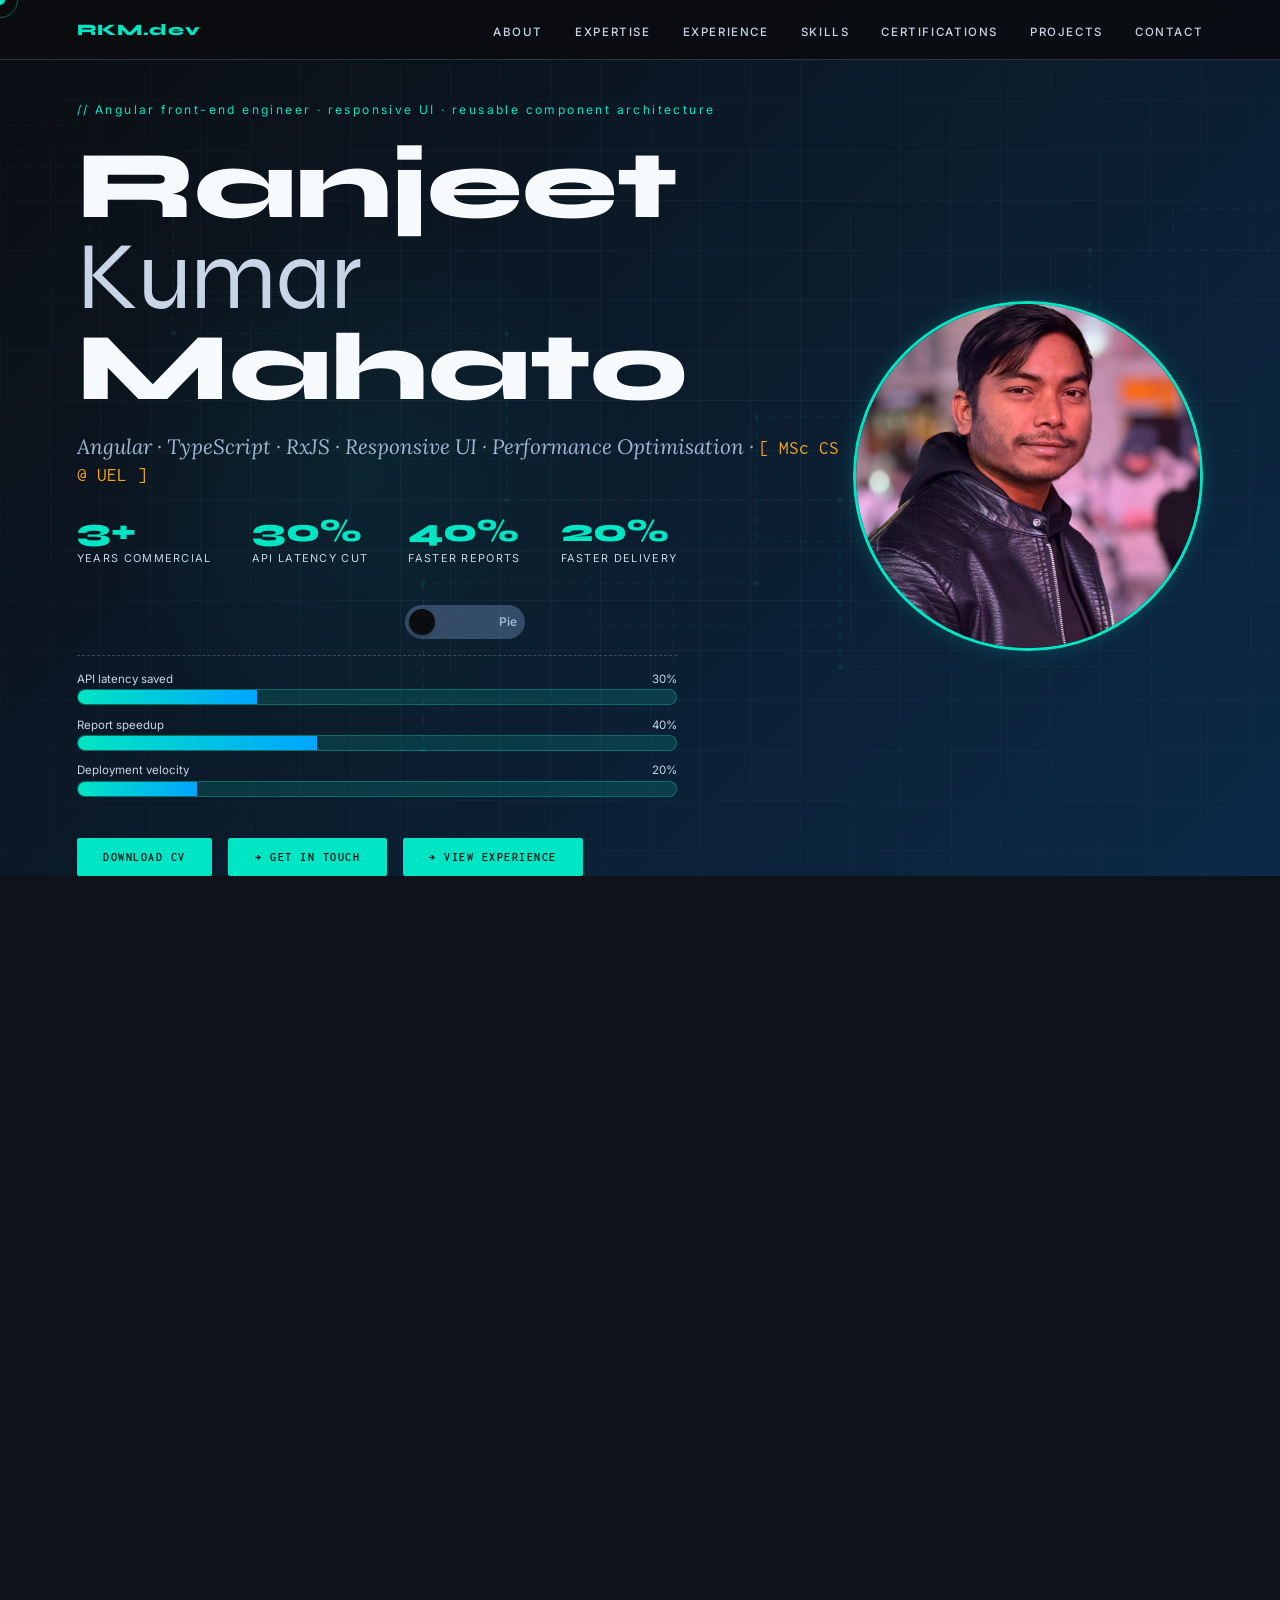
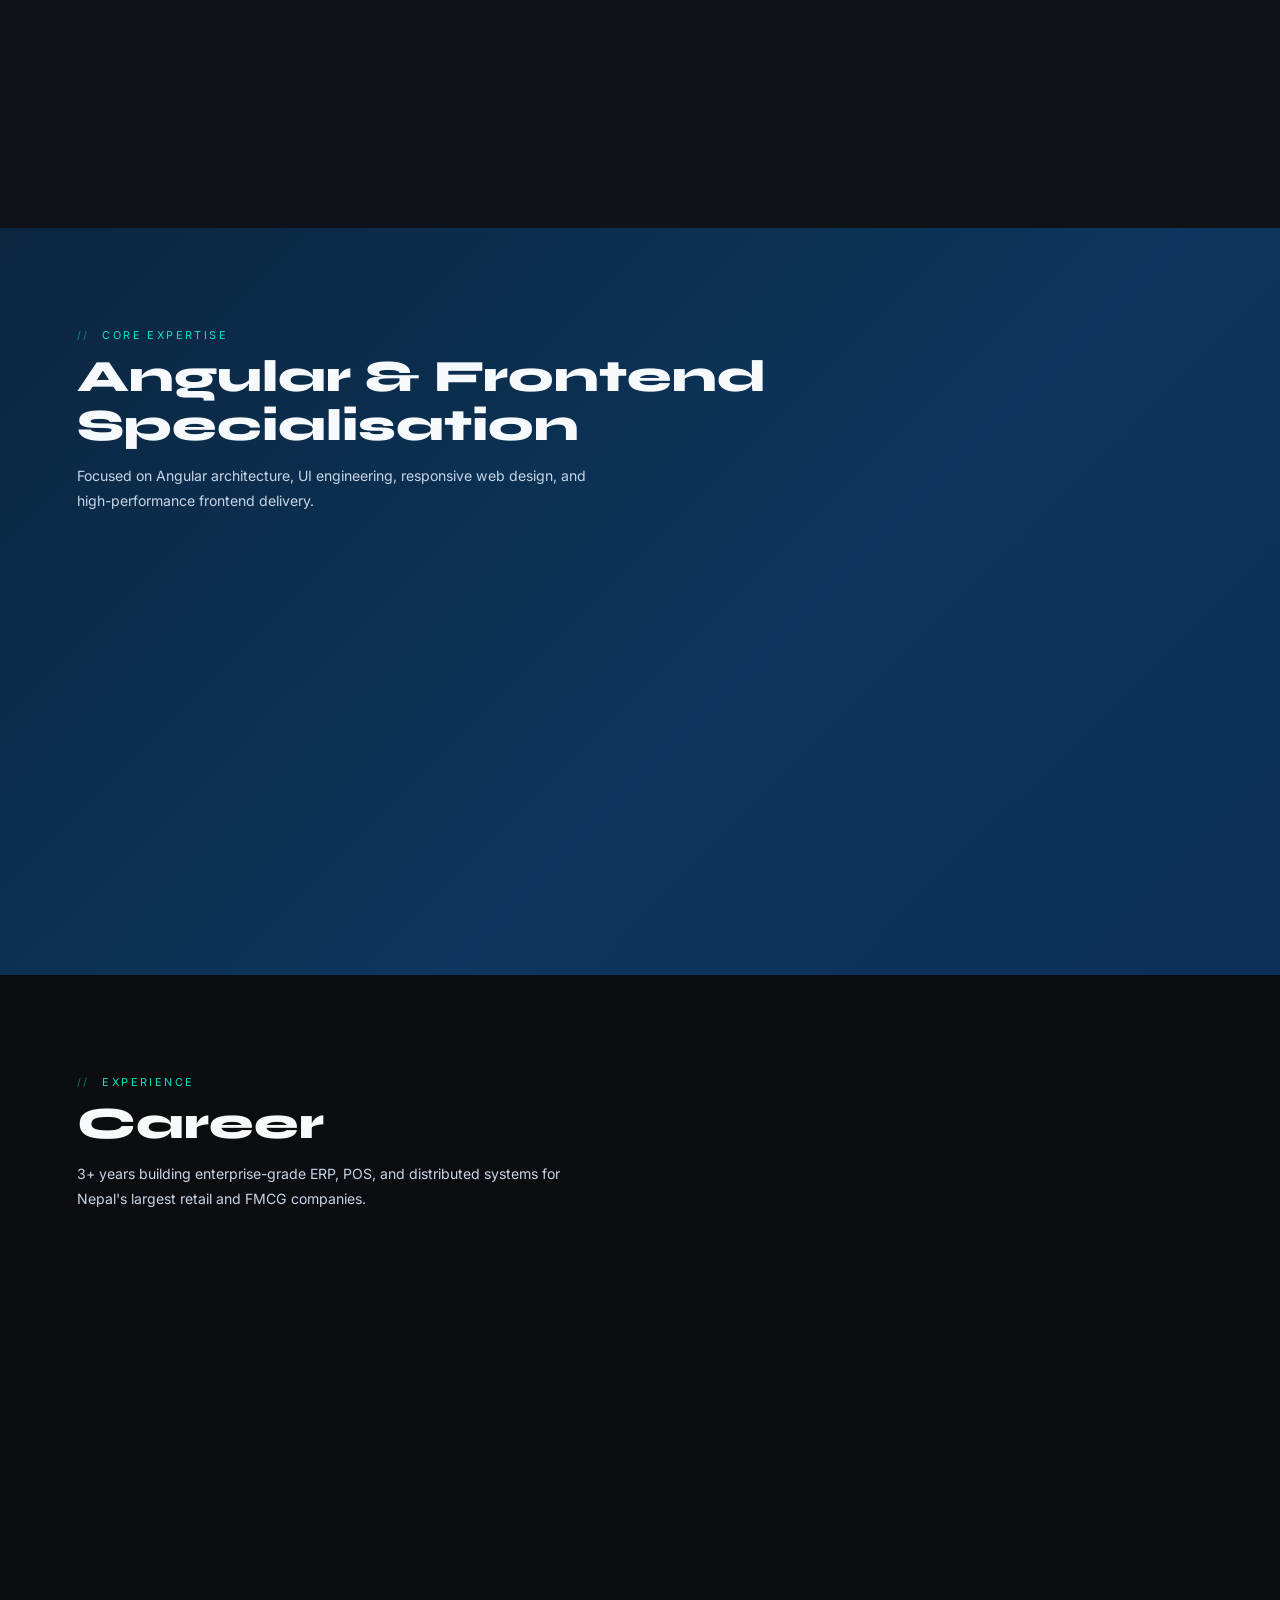
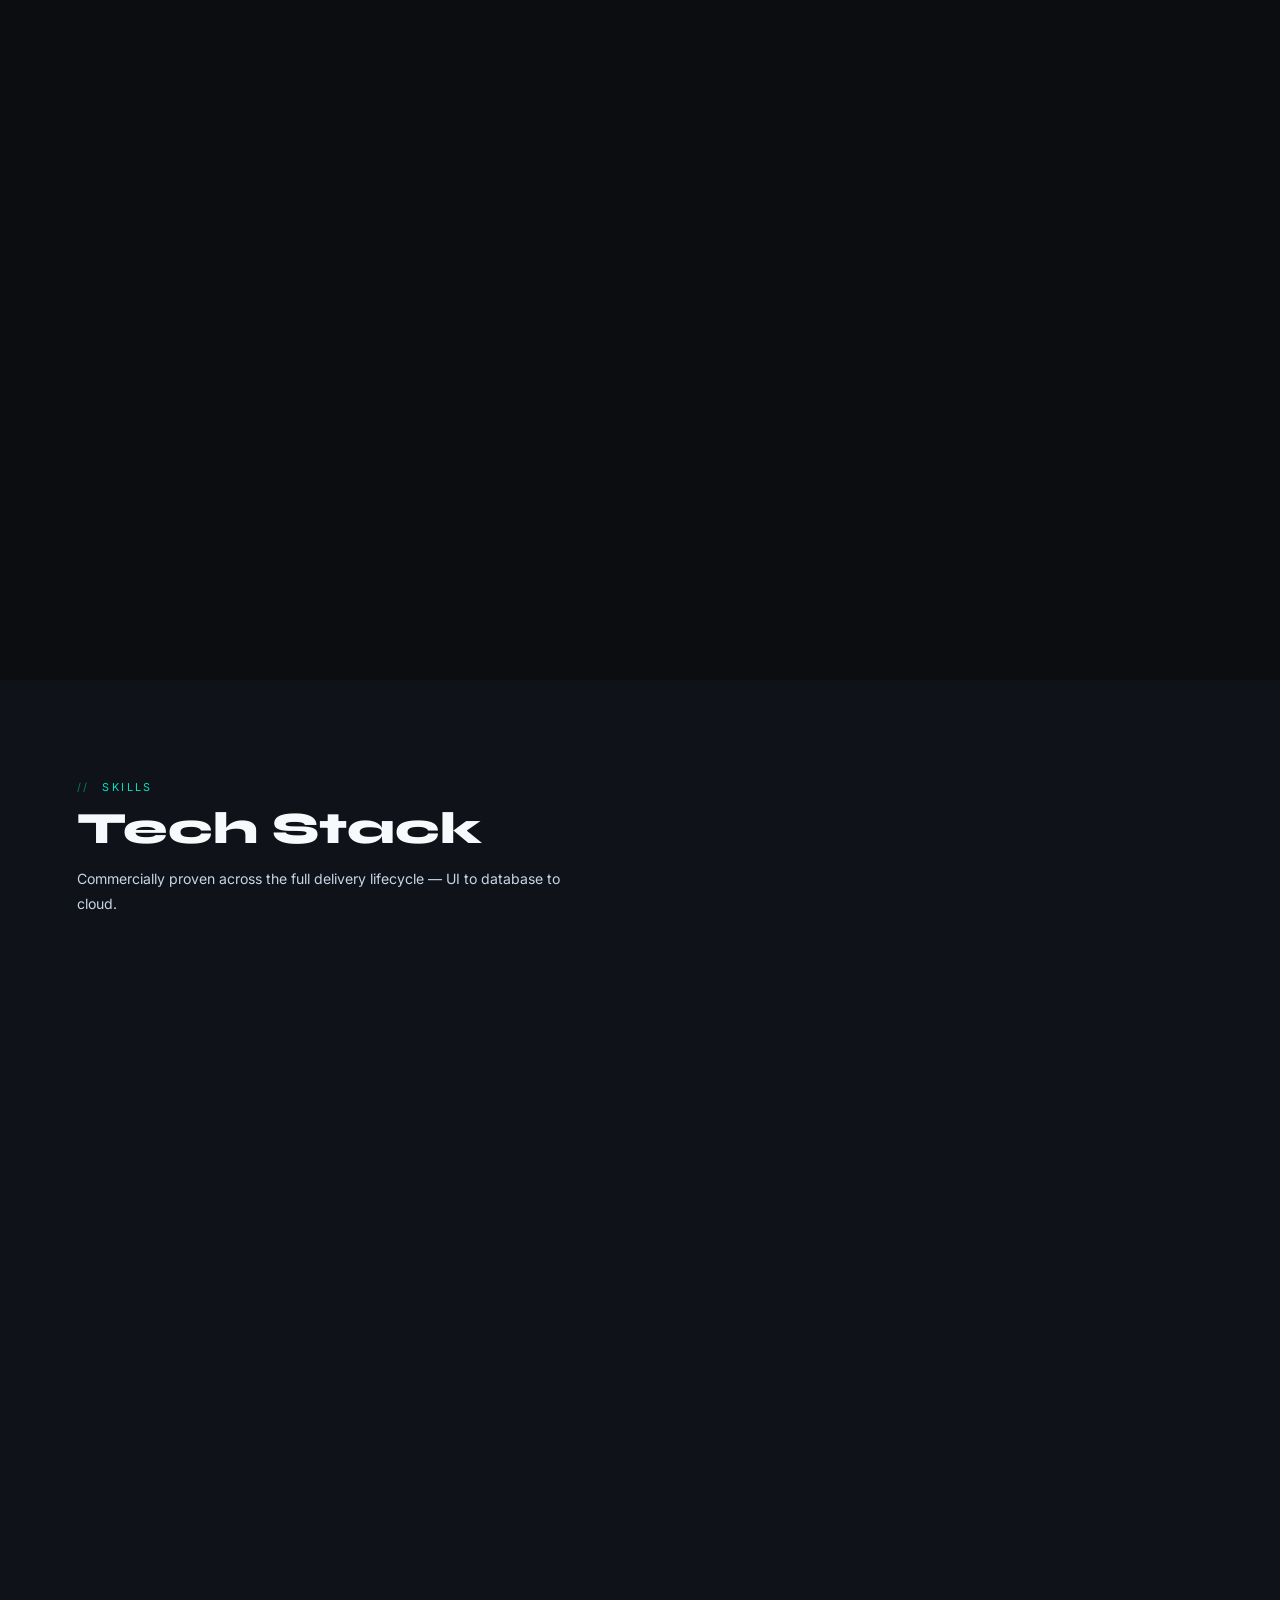
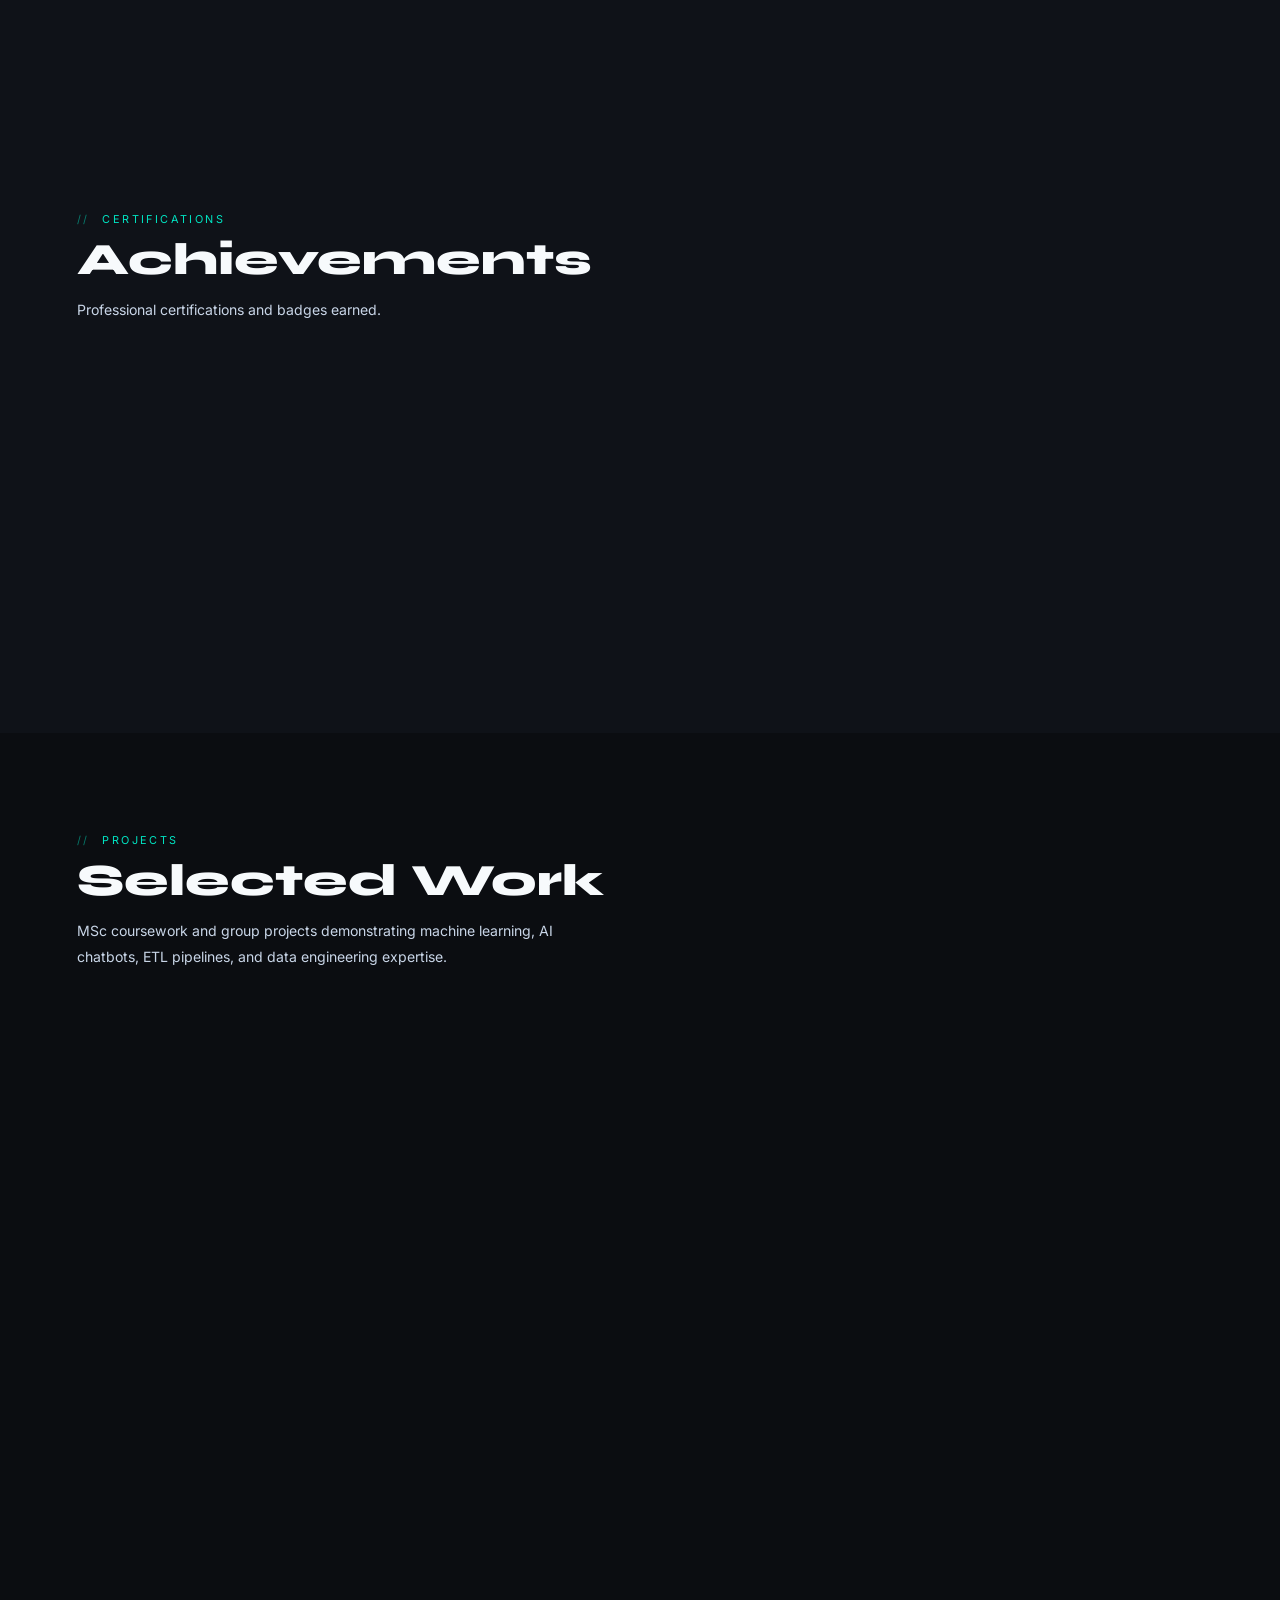
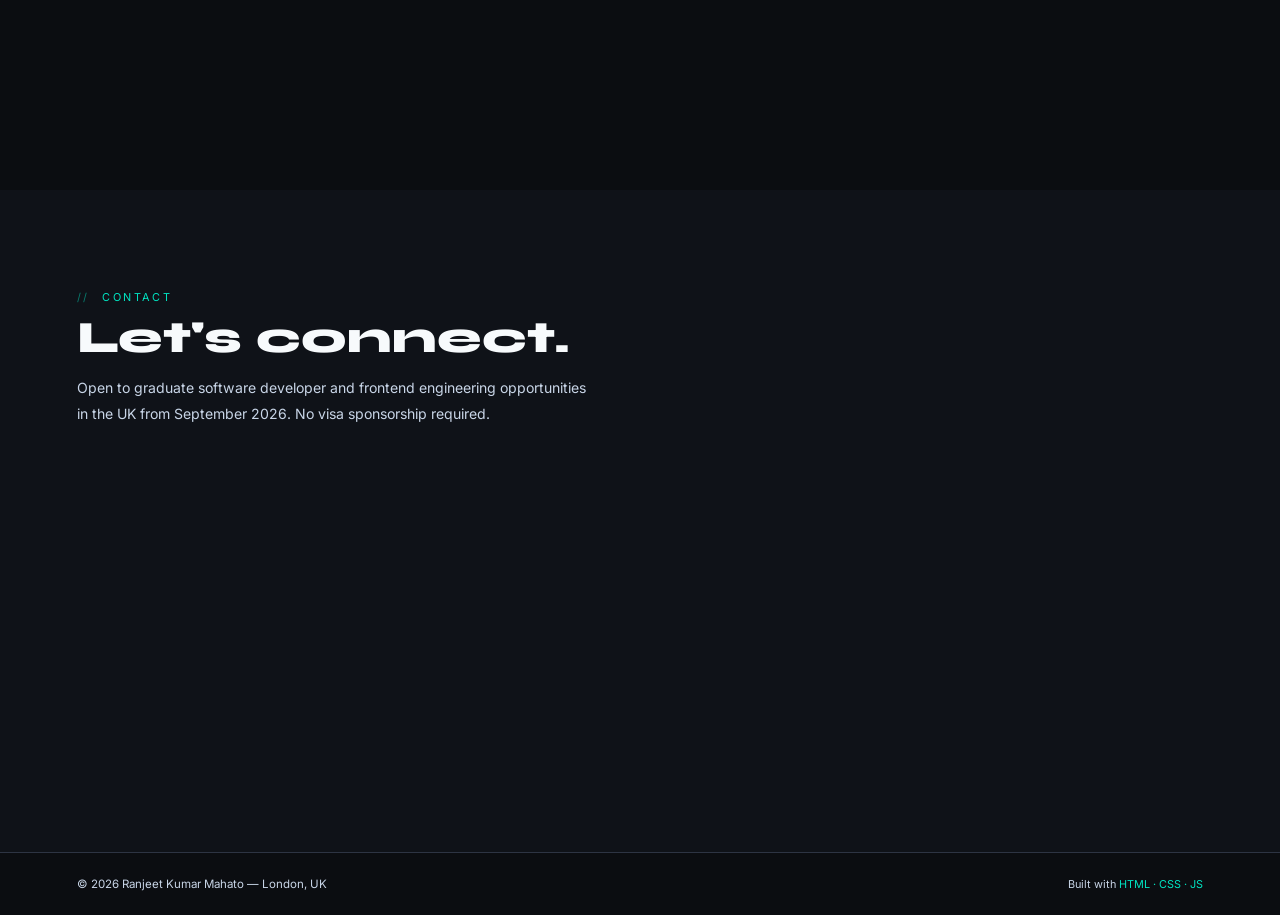
<file: index.html>
<!DOCTYPE html>
<html lang="en">
<head>
  <meta charset="UTF-8"/>
  <meta name="viewport" content="width=device-width, initial-scale=1.0"/>
  <title>Ranjeet Kumar Mahato — Angular Frontend Developer</title>
  <link href="https://fonts.googleapis.com/css2?family=Syne:wght@400;600;700;800&family=Inconsolata:wght@300;400;500&family=Lora:ital,wght@0,400;0,600;1,400&family=Inter:wght@300;400;500;600;700&display=swap" rel="stylesheet"/>
  <link rel="stylesheet" href="https://cdnjs.cloudflare.com/ajax/libs/font-awesome/6.4.0/css/all.min.css"/>
  <style>
    :root {
      --bg:       #0b0d11;
      --bg2:      #0f1218;
      --bg3:      #141820;
      --surface:  rgba(16, 22, 39, 0.85);
      --border:   rgba(146, 168, 213, 0.25);
      --border2:  rgba(128, 160, 210, 0.35);
      --teal:     #00e5c3;
      --teal-dim: #00b89e;
      --teal-faint: rgba(0,229,195,0.12);
      --amber:    #f5a623;
      --white:    #f7fafc;
      --muted:    #c8d5e7;
      --muted2:   #9fb7d4;
    }

    *, *::before, *::after { margin:0; padding:0; box-sizing:border-box; }
    html { scroll-behavior: smooth; }

    body {
      font-family: 'Inter', sans-serif;
      background: linear-gradient(135deg, #0b0d11 0%, #0c365d 35%, #0f1e48 70%, #162a53 100%);
      color: #f3f7fb;
      overflow-x: hidden;
      cursor: none;
    }

    /* ── CURSOR ── */
    .cursor {
      position: fixed;
      width: 10px; height: 10px;
      background: var(--teal);
      border-radius: 50%;
      pointer-events: none;
      z-index: 9999;
      transform: translate(-50%,-50%);
      transition: width .2s, height .2s;
      mix-blend-mode: screen;
    }
    .cursor-ring {
      position: fixed;
      width: 36px; height: 36px;
      border: 1px solid rgba(0,229,195,0.4);
      border-radius: 50%;
      pointer-events: none;
      z-index: 9998;
      transform: translate(-50%,-50%);
      transition: width .25s, height .25s;
    }

    /* ── CIRCUIT CANVAS ── */
    #circuit-bg {
      position: fixed;
      top: 0; left: 0;
      width: 100%; height: 100%;
      z-index: 1;
      pointer-events: none;
      opacity: 0.12;
    }
    .circuit-path {
      stroke: var(--teal);
      stroke-width: 1.5;
      fill: none;
      stroke-dasharray: 8, 12;
      animation: circuit-flow 4s linear infinite;
      opacity: 0.6;
    }
    .circuit-path:nth-child(1) { animation-delay: 0s; }
    .circuit-path:nth-child(2) { animation-delay: 1s; }
    .circuit-path:nth-child(3) { animation-delay: 2s; }
    .circuit-path:nth-child(4) { animation-delay: 3s; }
    .circuit-path:nth-child(5) { animation-delay: 0.5s; }
    .circuit-path:nth-child(6) { animation-delay: 1.5s; }
    
    .circuit-node {
      fill: var(--teal);
      animation: node-pulse 3s ease-in-out infinite;
      opacity: 0.7;
    }
    .circuit-node:nth-child(1) { animation-delay: 0s; }
    .circuit-node:nth-child(2) { animation-delay: 0.3s; }
    .circuit-node:nth-child(3) { animation-delay: 0.6s; }
    .circuit-node:nth-child(4) { animation-delay: 0.9s; }
    .circuit-node:nth-child(5) { animation-delay: 1.2s; }
    .circuit-node:nth-child(6) { animation-delay: 1.5s; }
    .circuit-node:nth-child(7) { animation-delay: 1.8s; }
    .circuit-node:nth-child(8) { animation-delay: 2.1s; }
    .circuit-node:nth-child(9) { animation-delay: 2.4s; }
    .circuit-node:nth-child(10) { animation-delay: 2.7s; }
    .circuit-node:nth-child(11) { animation-delay: 0s; }
    .circuit-node:nth-child(12) { animation-delay: 0.3s; }
    
    .data-signal {
      fill: var(--amber);
      animation: signal-glow 1.5s ease-in-out infinite alternate;
      opacity: 0.8;
    }
    
    @keyframes circuit-flow {
      0% { 
        stroke-dashoffset: 0; 
        opacity: 0.4;
      }
      50% { 
        opacity: 0.8;
      }
      100% { 
        stroke-dashoffset: -20; 
        opacity: 0.4;
      }
    }
    
    @keyframes node-pulse {
      0%, 100% { 
        opacity: 0.4; 
        r: 2;
      }
      50% { 
        opacity: 1; 
        r: 4;
      }
    }
    
    @keyframes signal-glow {
      0% { 
        opacity: 0.5; 
        r: 1.5;
      }
      100% { 
        opacity: 1; 
        r: 2.5;
      }
    }

    /* ── NAV ── */
    nav {
      position: fixed; top:0; left:0; right:0;
      z-index: 200;
      height: 60px;
      display: flex;
      align-items: center;
      justify-content: space-between;
      padding: 0 6%;
      background: rgba(11,13,17,0.92);
      backdrop-filter: blur(14px);
      border-bottom: 1px solid var(--border);
    }
    .nav-logo {
      font-family: 'Syne', sans-serif;
      font-weight: 800;
      font-size: 1rem;
      color: var(--teal);
      text-decoration: none;
      letter-spacing: 0.04em;
    }
    .nav-links { display:flex; gap:2rem; list-style:none; }
    .nav-links a {
      font-size: 0.72rem;
      font-weight: 500;
      letter-spacing: 0.14em;
      text-transform: uppercase;
      color: var(--muted);
      text-decoration: none;
      transition: color .2s;
    }
    .nav-links a:hover, .nav-links a.active { color: var(--teal); }

    /* ── HERO ── */
    #hero {
      min-height: calc(100vh - 60px);
      display: flex;
      align-items: center;
      justify-content: space-between;
      flex-wrap: wrap;
      padding: 80px 6% 0; /* avoid navbar overlap */
      position: relative;
      overflow: hidden;
      /* background-image: url("./IMG_1771.JPG");
      background-size: cover;
      background-position: center; */
    }
    .hero-grid-bg {
      position: absolute; inset: 0;
      background-image:
        linear-gradient(var(--border) 1px, transparent 1px),
        linear-gradient(90deg, var(--border) 1px, transparent 1px);
      background-size: 50px 50px;
      opacity: 0.25;
      mask-image: radial-gradient(ellipse 80% 80% at 50% 50%, black 30%, transparent 100%);
    }
    .hero-glow {
      position: absolute;
      top: 20%; left: 5%;
      width: 600px; height: 600px;
      background: radial-gradient(circle, rgba(0,229,195,0.06) 0%, transparent 65%);
      pointer-events: none;
    }
    .profile-picture {
      flex: 0 0 auto;
      position: relative;
      z-index: 2;
    }
    .profile-img {
      width: 350px;
      height: 350px;
      border-radius: 50%;
      object-fit: cover;
      border: 3px solid var(--teal);
      box-shadow: 0 0 20px rgba(0,229,195,0.2);
      transition: box-shadow 0.3s;
    }
    .profile-img:hover {
      box-shadow: 0 0 30px rgba(0,229,195,0.4);
    }
    .hero-content { position: relative; z-index:2; max-width: 820px; flex: 1; }

    .hero-mono {
      font-size: 0.75rem;
      letter-spacing: 0.2em;
      color: var(--teal);
      margin-bottom: 1.4rem;
      margin-top: 1.4rem;
      opacity: 0;
      animation: fadeSlideUp 0.6s 0.2s forwards;
    }
    .hero-name {
      font-family: 'Syne', sans-serif;
      font-weight: 800;
      font-size: clamp(3rem, 8vw, 6rem);
      line-height: 0.95;
      color: var(--white);
      margin-bottom: 1.2rem;
      opacity: 0;
      animation: fadeSlideUp 0.7s 0.35s forwards;
      white-space: pre-wrap;
      overflow: hidden;
    }
    .hero-name.typing {
      border-right: 2px solid rgba(255,255,255,0.8);
      animation: fadeSlideUp 0.7s 0.35s forwards, cursor-blink 0.8s steps(1) infinite;
    }
    .hero-name.highlight { color: var(--teal); }
    @keyframes cursor-blink {
      0%, 50% { border-color: rgba(255,255,255,0.8); }
      51%, 100% { border-color: transparent; }
    }
    .hero-name .dim { color: var(--muted); font-weight: 400; }
    .hero-role {
      font-family: 'Lora', serif;
      font-style: italic;
      font-size: clamp(1rem, 2.2vw, 1.3rem);
      color: var(--muted2);
      margin-bottom: 1.8rem;
      opacity: 0;
      animation: fadeSlideUp 0.7s 0.5s forwards;
    }
    .hero-role .hi { color: var(--amber); font-style: normal; font-family: 'Inconsolata'; font-size: 0.9em; }

    .hero-metrics {
      display: flex;
      gap: 2.5rem;
      margin-bottom: 2.5rem;
      opacity: 0;
      animation: fadeSlideUp 0.7s 0.65s forwards;
      flex-wrap: wrap;
    }
    .metric-chart {
      width: 100%;
      max-width: 600px;
      display: grid;
      gap: 0.8rem;
      margin-top: 1rem;
      padding-top: 1rem;
      border-top: 1px dashed rgba(255,255,255,0.2);
      transition: opacity 0.35s ease, transform 0.35s ease;
    }
    .metric-chart.hidden {
      opacity: 0;
      transform: scale(0.95);
      pointer-events: none;
      height:0; overflow:hidden;
    }
    .metric-pie-chart {
      width: 100%;
      max-width: 360px;
      margin: 1rem auto 0;
      text-align: center;
      transition: opacity 0.35s ease, transform 0.35s ease;
    }
    .metric-pie-chart.hidden {
      opacity: 0;
      transform: scale(0.95);
      pointer-events: none;
      height:0; overflow:hidden;
    }
    .metric-pie-chart canvas {
      border: 1px solid rgba(255,255,255,0.12);
      border-radius: 999px;
      background: rgba(0,0,0,0.2);
      box-shadow: inset 0 0 15px rgba(0,0,0,0.35);
    }
    .pie-legend {
      margin-top: 0.75rem;
      display: flex;
      justify-content: space-around;
      flex-wrap: wrap;
      gap: 0.4rem;
      color: var(--muted);
      font-size: 0.78rem;
      line-height: 1.2;
    }
    .pie-legend-item {
      display: flex;
      align-items: center;
      gap: 0.3rem;
      min-width: 110px;
      justify-content:center;
    }
    .pie-legend-dot {
      width: 10px;
      height: 10px;
      border-radius: 50%;
      display: inline-block;
    }
    .metric-bar {
      background: rgba(0,229,195,0.15);
      border: 1px solid rgba(0,229,195,0.3);
      border-radius: 999px;
      height: 16px;
      overflow: hidden;
      position: relative;
    }
    .metric-bar-fill {
      width: 0;
      height: 100%;
      background: linear-gradient(90deg, #00e5c3, #00a5ff);
      transition: width 1.1s ease-out;
    }
    .metric-bar-label {
      font-size: 0.72rem;
      color: var(--muted);
      margin-bottom: 0.2rem;
      display: flex;
      justify-content: space-between;
      align-items: center;
    }

    .metric-val {
      font-family: 'Syne', sans-serif;
      font-size: 2rem;
      font-weight: 800;
      color: var(--teal);
      line-height: 1;
    }
    .metric-label {
      font-size: 0.68rem;
      letter-spacing: 0.12em;
      color: var(--muted);
      text-transform: uppercase;
      margin-top: 0.2rem;
    }

    .hero-ctas {
      display: flex; gap: 1rem; flex-wrap: wrap;
      margin-top: 1.6rem; /* separates from metric bars */
      opacity: 0;
      animation: fadeSlideUp 0.7s 0.8s forwards;
    }
    .chart-toggle-wrapper {
      display: flex;
      justify-content: center;
      margin-bottom: 0.8rem;
    }
    .toggle-switch {
      position: relative;
      display: inline-block;
      width: 120px;
      height: 34px;
    }
    .toggle-input {
      opacity: 0;
      width: 0;
      height: 0;
    }
    .toggle-label {
      position: absolute;
      cursor: pointer;
      top: 0;
      left: 0;
      right: 0;
      bottom: 0;
      background-color: var(--border2);
      border-radius: 34px;
      transition: 0.4s;
      display: flex;
      align-items: center;
      justify-content: space-between;
      padding: 0 8px;
    }
    .toggle-label:hover {
      background-color: var(--muted);
    }
    .toggle-slider {
      position: absolute;
      height: 26px;
      width: 26px;
      left: 4px;
      bottom: 4px;
      background-color: var(--bg);
      border-radius: 50%;
      transition: 0.4s;
      box-shadow: 0 2px 4px rgba(0,0,0,0.2);
    }
    .toggle-input:checked + .toggle-label {
      background-color: var(--teal);
    }
    .toggle-input:checked + .toggle-label .toggle-slider {
      transform: translateX(86px);
    }
    .toggle-text {
      font-size: 0.75rem;
      font-weight: 600;
      color: var(--muted2);
      transition: 0.4s;
      z-index: 1;
    }
    .toggle-input:checked + .toggle-label .toggle-text-left {
      color: var(--bg);
    }
    .toggle-input:checked + .toggle-label .toggle-text-right {
      color: var(--bg);
    }
    .toggle-input:not(:checked) + .toggle-label .toggle-text-left {
      color: var(--bg);
    }

    .metric-chart,
    .metric-pie-chart {
      transition: opacity .35s ease, transform .35s ease;
      opacity: 1;
      transform: scale(1);
    }
    .metric-chart.hidden,
    .metric-pie-chart.hidden {
      opacity: 0;
      transform: scale(0.98);
      pointer-events: none;
    }
    .metric-chart.visible,
    .metric-pie-chart.visible {
      opacity: 1;
      transform: scale(1);
      pointer-events: auto;
    }

    .pie-legend {
      display: flex;
      flex-wrap: wrap;
      justify-content: center;
      gap: 0.6rem 0.8rem;
      margin-top: 0.7rem;
      font-size: 0.82rem;
      color: #cad0e1;
    }
    .pie-legend-item {
      display: inline-flex;
      align-items: center;
      gap: 0.35rem;
      padding: 0.18rem 0.35rem;
      border-radius: 999px;
      background: rgba(41, 46, 68, 0.23);
    }
    .pie-legend-dot {
      width: 0.72rem;
      height: 0.72rem;
      border-radius: 50%;
      display: inline-block;
      flex-shrink: 0;
    }

    .skill-icon {
      margin-right: 0.4rem;
      font-size: 0.92rem;
      vertical-align: middle;
    }
    .icon-typescript { color: #3178c6; }
    .icon-js { color: #f7df1e; }
    .icon-csharp { color: #239120; }
    .icon-python { color: #3776ab; }
    .icon-sql { color: #336791; }
    .icon-java { color: #ed8b00; }
    .icon-cpp { color: #00599c; }
    .icon-angular { color: #dd0031; }
    .icon-rxjs { color: #c21807; }
    .icon-tailwind { color: #06b6d4; }
    .icon-bootstrap { color: #7952b3; }
    .icon-chartjs { color: #ff6384; }
    .icon-html5 { color: #e34f26; }
    .icon-react { color: #61dafb; }
    .icon-dotnet { color: #512bd4; }
    .icon-rest { color: #336791; }
    .icon-node { color: #68a063; }
    .icon-odata { color: #336791; }
    .icon-auth { color: #000; }
    .icon-sqlserver { color: #cc2927; }
    .icon-postgres { color: #336791; }
    .icon-mysql { color: #4479a1; }
    .icon-schema { color: #f29111; }
    .icon-storeproc { color: #336791; }
    .icon-query { color: #28a745; }
    .icon-aws { color: #ff9900; }
    .icon-ml { color: #ff6f00; }
    .icon-google { color: #fbbc04; }
    .icon-matlab { color: #0076a8; }
    .icon-karma { color: #56c5c5; }
    .icon-tdd { color: #28a745; }
    .icon-postman { color: #ff6c37; }
    .icon-git { color: #f05032; }
    .icon-cicd { color: #4285f4; }
    .icon-docker { color: #2496ed; }
    .icon-agile { color: #6cc644; }

    .btn {
      display: inline-flex;
      align-items: center;
      gap: 0.5rem;
      padding: 0.7rem 1.6rem;
      border-radius: 2px;
      font-family: 'Inconsolata', monospace;
      font-size: 0.78rem;
      font-weight: 600;
      letter-spacing: 0.12em;
      text-transform: uppercase;
      text-decoration: none;
      transition: all .2s;
      cursor: none;
    }
    .btn-teal { background: var(--teal); color: var(--bg); border: 1px solid var(--teal); }
    .btn-teal:hover { background: transparent; color: var(--teal); }
    .btn-ghost { background: transparent; color: var(--white); border: 1px solid rgba(255,255,255,0.15); }
    .btn-ghost:hover { color: var(--teal); border-color: var(--teal); }
    .btn.active {
      background: var(--teal);
      color: var(--bg);
      border-color: var(--teal);
    }

    /* ── SECTIONS ── */
    section { padding: 100px 6%; }

    .sec-label {
      font-size: 0.68rem;
      letter-spacing: 0.22em;
      text-transform: uppercase;
      color: var(--teal);
      margin-bottom: 0.6rem;
      display: flex; align-items: center; gap: 0.8rem;
    }
    .sec-label::before { content:'//'; opacity:.5; }
    .sec-title {
      font-family: 'Syne', sans-serif;
      font-weight: 800;
      font-size: clamp(1.8rem, 4vw, 2.8rem);
      color: var(--white);
      line-height: 1.1;
      margin-bottom: 0.8rem;
    }
    .sec-sub {
      font-size: 0.88rem;
      color: var(--muted);
      line-height: 1.8;
      max-width: 520px;
      margin-bottom: 3.5rem;
    }

    /* ── ABOUT ── */
    #about { background: var(--bg2); }
    .about-wrap {
      display: grid;
      grid-template-columns: 1fr 1fr;
      gap: 5rem;
      align-items: start;
    }
    .about-bio p {
      font-size: 0.88rem;
      color: var(--muted2);
      line-height: 1.9;
      margin-bottom: 1.2rem;
    }
    .about-bio strong { color: var(--white); font-weight: 500; }
    .stat-row {
      display: grid;
      grid-template-columns: 1fr 1fr;
      gap: 0.8rem;
      margin-top: 2.5rem;
    }
    .stat-box {
      background: var(--surface);
      border: 1px solid var(--border);
      border-left: 3px solid var(--teal);
      padding: 1rem 1.2rem;
      transition: border-color .2s;
    }
    .stat-box:hover { border-left-color: var(--amber); }
    .stat-box-label {
      font-size: 0.63rem;
      letter-spacing: 0.15em;
      text-transform: uppercase;
      color: var(--muted);
      margin-bottom: 0.3rem;
    }
    .stat-box-val { font-size: 0.83rem; font-weight: 600; color: var(--white); }

    .edu-card {
      background: var(--surface);
      border: 1px solid var(--border);
      padding: 1.2rem 1.5rem;
      transition: border-color .2s, box-shadow .2s;
      margin-bottom: 0.8rem;
    }
    .edu-card:hover { border-color: var(--teal-dim); box-shadow: 0 0 20px rgba(0,229,195,0.05); }
    .edu-deg { font-weight: 600; color: var(--white); font-size: 0.88rem; margin-bottom: 0.2rem; }
    .edu-inst { font-size: 0.78rem; color: var(--teal); margin-bottom: 0.15rem; }
    .edu-date { font-size: 0.72rem; color: var(--muted); }
    .edu-mods { font-size: 0.72rem; color: var(--muted); margin-top: 0.4rem; line-height: 1.6; }
    .edu-section-title {
      font-family: 'Syne', sans-serif;
      font-weight: 700;
      font-size: 0.85rem;
      color: var(--teal);
      letter-spacing: 0.1em;
      text-transform: uppercase;
      margin-bottom: 1.2rem;
    }

    /* ── EXPERIENCE ── */
    #experience { background: var(--bg); }
    .exp-grid { display: flex; flex-direction: column; gap: 2rem; }
    .exp-card {
      background: linear-gradient(135deg, var(--bg2) 0%, rgba(15,18,24,0.95) 100%);
      border: 1px solid var(--border);
      padding: 2rem 2.2rem;
      position: relative;
      overflow: hidden;
      border-radius: 12px;
      transition: border-color .25s, box-shadow .25s, transform .25s;
    }
    .exp-card::before {
      content: '';
      position: absolute;
      left: 0; top: 0; bottom: 0;
      width: 3px;
      background: var(--teal);
      transform: scaleY(0);
      transform-origin: bottom;
      transition: transform .3s ease;
    }
    .exp-card:hover { 
      border-color: var(--border2); 
      box-shadow: 0 8px 40px rgba(0,229,195,0.1), 0 4px 20px rgba(0,0,0,0.3); 
      transform: translateY(-2px);
    }
    .exp-card:hover::before { transform: scaleY(1); }

    .exp-header {
      display: flex;
      justify-content: space-between;
      align-items: flex-start;
      flex-wrap: wrap;
      gap: 0.5rem;
      margin-bottom: 0.4rem;
    }
    .exp-role {
      font-family: 'Syne', sans-serif;
      font-size: 1.1rem;
      font-weight: 700;
      color: var(--white);
    }
    .exp-date {
      font-size: 0.7rem;
      letter-spacing: 0.12em;
      color: var(--teal);
      background: var(--teal-faint);
      padding: 0.2rem 0.7rem;
      border: 1px solid rgba(0,229,195,0.2);
      white-space: nowrap;
    }
    .exp-company { font-size: 0.78rem; color: var(--amber); margin-bottom: 1.2rem; font-weight: 500; }

    .exp-metrics {
      display: flex;
      gap: 1.5rem;
      flex-wrap: wrap;
      padding: 1rem 1.2rem;
      background: var(--bg3);
      border: 1px solid var(--border);
      margin-bottom: 1.4rem;
    }
    .exp-metric-val {
      font-family: 'Syne', sans-serif;
      font-size: 1.4rem;
      font-weight: 800;
      color: var(--teal);
      line-height: 1;
    }
    .exp-metric-desc {
      font-size: 0.63rem;
      letter-spacing: 0.1em;
      text-transform: uppercase;
      color: var(--muted);
      margin-top: 0.15rem;
    }

    .exp-bullets {
      list-style: none;
      display: flex;
      flex-direction: column;
      gap: 0.55rem;
      margin-bottom: 1.4rem;
    }
    .exp-bullets li {
      font-size: 0.83rem;
      color: var(--muted2);
      line-height: 1.7;
      /* display: flex;
      gap: 0.7rem; */
    }
    .exp-bullets li::before { content: '→'; color: var(--teal); flex-shrink: 0; padding-right: 10px;}
    .exp-bullets li strong { color: var(--white); font-weight: 500; }

    .tags { display: flex; flex-wrap: wrap; gap: 0.4rem; }
    .tag {
      font-size: 0.68rem;
      letter-spacing: 0.06em;
      color: var(--muted2);
      border: 1px solid var(--border2);
      padding: 0.2rem 0.6rem;
      background: rgba(255,255,255,0.02);
      transition: border-color .2s, color .2s;
    }
    .tag:hover { border-color: var(--teal-dim); color: var(--teal); }

    /* ── SKILLS ── */
    #skills { background: var(--bg2); }
    .skills-wrap {
      display: grid;
      grid-template-columns: repeat(auto-fit, minmax(260px, 1fr));
      gap: 1.2rem;
    }
    .skill-group {
      background: linear-gradient(135deg, var(--surface) 0%, rgba(16,22,39,0.8) 100%);
      border: 1px solid var(--border);
      padding: 1.6rem;
      border-radius: 12px;
      transition: border-color .2s, box-shadow .2s, transform .2s;
    }
    .skill-group:hover { 
      border-color: rgba(0,229,195,0.3); 
      box-shadow: 0 6px 30px rgba(0,229,195,0.1);
      transform: translateY(-2px);
    }
    .skill-group-title {
      font-size: 0.65rem;
      letter-spacing: 0.2em;
      text-transform: uppercase;
      color: var(--teal);
      margin-bottom: 1rem;
      padding-bottom: 0.7rem;
      border-bottom: 1px solid var(--border);
    }
    .pill-wrap { display: flex; flex-wrap: wrap; gap: 0.4rem; }
    .pill {
      font-size: 0.75rem;
      color: var(--muted2);
      background: var(--bg3);
      border: 1px solid var(--border);
      padding: 0.3rem 0.75rem;
      transition: all .18s;
      display: flex;
      align-items: center;
      gap: 0.4rem;
    }
    .pill i { font-size: 1.2em; }
    .pill:hover { color: var(--teal); border-color: var(--teal-dim); background: var(--teal-faint); }
    .pill.strong { color: var(--white); border-color: var(--border2); }

    /* ── CERTIFICATIONS ── */
    #certifications { background: var(--bg2); }
    .certifications-wrap { display: flex; flex-direction: column; gap: 1.5rem; }
    .cert-card {
      background: linear-gradient(135deg, var(--bg) 0%, rgba(11,13,17,0.95) 100%);
      border: 1px solid var(--border);
      padding: 1.5rem;
      border-radius: 12px;
      transition: border-color .25s, box-shadow .25s, transform .25s;
    }
    .cert-card:hover { 
      border-color: var(--border2); 
      box-shadow: 0 6px 30px rgba(0,229,195,0.1);
      transform: translateY(-2px);
    }
    .cert-card h3 {
      font-family: 'Syne', sans-serif;
      font-weight: 600;
      font-size: 1.1rem;
      color: var(--teal);
      margin-bottom: 0.5rem;
      display: flex;
      align-items: center;
      gap: 0.5rem;
    }
    .cert-card p {
      color: var(--muted2);
      line-height: 1.5;
    }
    .cert-card a {
      color: var(--teal);
      text-decoration: none;
    }
    .cert-card a:hover { text-decoration: underline; }

    /* ── PROJECTS ── */
    #projects { background: var(--bg); }
    .proj-grid {
      display: grid;
      grid-template-columns: repeat(auto-fit, minmax(300px, 1fr));
      gap: 1.2rem;
    }
    .proj-card {
      background: linear-gradient(135deg, var(--bg2) 0%, rgba(15,18,24,0.95) 100%);
      border: 1px solid var(--border);
      padding: 2rem;
      display: flex;
      flex-direction: column;
      border-radius: 12px;
      position: relative;
      overflow: hidden;
      transition: border-color .25s, transform .25s, box-shadow .25s;
    }
    .proj-card:hover {
      border-color: var(--teal-dim);
      transform: translateY(-4px);
      box-shadow: 0 12px 40px rgba(0,229,195,0.15);
    }
    .proj-bg-icon {
      position: absolute;
      top: 1rem;
      right: 1rem;
      font-size: 4rem;
      opacity: 0.08;
      color: var(--teal);
      z-index: 0;
    }
    .proj-bg-icon i {
      display: block;
    }
    .proj-num {
      font-family: 'Syne', sans-serif;
      font-size: 3rem;
      font-weight: 800;
      color: rgba(0,229,195,0.06);
      line-height: 1;
      margin-bottom: -0.4rem;
    }
    .proj-title {
      font-family: 'Syne', sans-serif;
      font-weight: 700;
      font-size: 1.05rem;
      color: var(--white);
      margin-bottom: 0.7rem;
    }
    .proj-desc {
      font-size: 0.82rem;
      color: var(--muted2);
      line-height: 1.75;
      margin-bottom: 1.3rem;
      flex: 1;
    }
    .proj-stack { display: flex; flex-wrap: wrap; gap: 0.35rem; }
    .proj-tag {
      font-size: 0.65rem;
      letter-spacing: 0.08em;
      text-transform: uppercase;
      font-weight: 600;
      color: var(--teal);
      background: var(--teal-faint);
      border: 1px solid rgba(0,229,195,0.2);
      padding: 0.2rem 0.55rem;
    }

    /* ── CONTACT ── */
    #contact { background: var(--bg2); }
    .contact-wrap {
      display: grid;
      grid-template-columns: 1fr 1fr;
      gap: 4rem;
      align-items: start;
    }
    .contact-details { display: flex; flex-direction: column; gap: 0.8rem; }
    .contact-row {
      display: flex;
      align-items: center;
      gap: 1rem;
      padding: 0.9rem 1.2rem;
      background: var(--surface);
      border: 1px solid var(--border);
      transition: border-color .2s;
    }
    .contact-row:hover { border-color: var(--teal-dim); }
    .contact-icon { color: var(--teal); font-size: 0.85rem; width: 1.2rem; text-align:center; }
    .contact-info-label { font-size: 0.6rem; letter-spacing: 0.14em; text-transform: uppercase; color: var(--muted); }
    .contact-info-val { font-size: 0.82rem; color: var(--white); }
    .contact-info-val a { color: var(--white); text-decoration: none; }
    .contact-info-val a:hover { color: var(--teal); }

    .open-box {
      background: var(--surface);
      border: 1px solid var(--border);
      padding: 2rem;
    }
    .open-box h3 {
      font-family: 'Syne', sans-serif;
      font-size: 0.9rem;
      font-weight: 700;
      color: var(--white);
      margin-bottom: 1.5rem;
    }
    .open-list { display: flex; flex-direction: column; gap: 0.7rem; }
    .open-item {
      display: flex;
      align-items: flex-start;
      gap: 0.8rem;
      font-size: 0.82rem;
      color: var(--muted2);
      line-height: 1.5;
    }
    .open-item::before { content: '✓'; color: var(--teal); flex-shrink: 0; }
    .cta-row { display: flex; gap: 0.8rem; flex-wrap: wrap; margin-top: 1.8rem; }

    /* ── FOOTER ── */
    footer {
      background: var(--bg);
      border-top: 1px solid var(--border);
      padding: 1.5rem 6%;
      display: flex;
      justify-content: space-between;
      align-items: center;
      flex-wrap: wrap;
      gap: 0.5rem;
    }
    .footer-copy { font-size: 0.72rem; color: var(--muted); }
    .footer-note { font-size: 0.68rem; color: var(--muted); }
    .footer-note span { color: var(--teal); }

    /* ── ANIMATIONS ── */
    @keyframes fadeSlideUp {
      from { opacity:0; transform: translateY(22px); }
      to   { opacity:1; transform: translateY(0); }
    }
    .reveal {
      opacity: 0;
      transform: translateY(22px);
      transition: opacity .6s ease, transform .6s ease;
    }
    .reveal.visible { opacity:1; transform: translateY(0); }
    .reveal-d1 { transition-delay: 0.1s; }
    .reveal-d2 { transition-delay: 0.2s; }
    .reveal-d3 { transition-delay: 0.3s; }

    /* ── RESPONSIVE ── */
    @media (max-width: 768px) {
      nav { padding: 0 4%; }
      .nav-links { display: none; }
      section { padding: 70px 5%; }
      #hero { padding: 0 5%; flex-direction: column; text-align: center; }
      .profile-img { width: 200px; height: 200px; }
      .about-wrap, .contact-wrap { grid-template-columns: 1fr; gap: 2.5rem; }
      footer { flex-direction: column; text-align: center; }
    }
  </style>
</head>
<body>

  <div class="cursor" id="cursor"></div>
  <div class="cursor-ring" id="cursorRing"></div>

  <!-- NAV -->
  <nav>
    <a class="nav-logo" href="#hero">RKM.dev</a>
    <ul class="nav-links">
      <li><a href="#about">About</a></li>
      <li><a href="#core">Expertise</a></li>
      <li><a href="#experience">Experience</a></li>
      <li><a href="#skills">Skills</a></li>
      <li><a href="#certifications">Certifications</a></li>
      <li><a href="#projects">Projects</a></li>
      <li><a href="#contact">Contact</a></li>
    </ul>
  </nav>

  <!-- CIRCUIT BACKGROUND -->
  <div id="circuit-bg">
    <svg viewBox="0 0 1920 1080" preserveAspectRatio="xMidYMid slice">
      <!-- Horizontal circuit traces -->
      <path d="M0,200 L400,200 L400,400 L800,400 L800,600 L1200,600 L1200,800 L1600,800" class="circuit-path"/>
      <path d="M1920,300 L1500,300 L1500,500 L1100,500 L1100,700 L700,700 L700,900 L300,900" class="circuit-path"/>
      <path d="M0,150 L300,150 L300,350 L600,350 L600,550 L900,550 L900,750 L1200,750" class="circuit-path"/>
      <path d="M1920,250 L1600,250 L1600,450 L1300,450 L1300,650 L1000,650 L1000,850 L700,850" class="circuit-path"/>
      
      <!-- Vertical connections -->
      <path d="M400,200 L400,400" class="circuit-path"/>
      <path d="M800,400 L800,600" class="circuit-path"/>
      <path d="M1200,600 L1200,800" class="circuit-path"/>
      <path d="M1500,300 L1500,500" class="circuit-path"/>
      <path d="M1100,500 L1100,700" class="circuit-path"/>
      <path d="M700,700 L700,900" class="circuit-path"/>
      
      <!-- Circuit nodes at intersections -->
      <circle cx="400" cy="200" r="3" class="circuit-node"/>
      <circle cx="400" cy="400" r="3" class="circuit-node"/>
      <circle cx="800" cy="400" r="3" class="circuit-node"/>
      <circle cx="800" cy="600" r="3" class="circuit-node"/>
      <circle cx="1200" cy="600" r="3" class="circuit-node"/>
      <circle cx="1200" cy="800" r="3" class="circuit-node"/>
      <circle cx="1500" cy="300" r="3" class="circuit-node"/>
      <circle cx="1500" cy="500" r="3" class="circuit-node"/>
      <circle cx="1100" cy="500" r="3" class="circuit-node"/>
      <circle cx="1100" cy="700" r="3" class="circuit-node"/>
      <circle cx="700" cy="700" r="3" class="circuit-node"/>
      <circle cx="700" cy="900" r="3" class="circuit-node"/>
      
      <!-- Data signals moving along paths -->
      <circle r="2" class="data-signal">
        <animateMotion dur="8s" repeatCount="indefinite">
          <path d="M0,200 L400,200 L400,400 L800,400 L800,600 L1200,600 L1200,800 L1600,800"/>
        </animateMotion>
      </circle>
      <circle r="2" class="data-signal">
        <animateMotion dur="10s" repeatCount="indefinite" begin="2s">
          <path d="M1920,300 L1500,300 L1500,500 L1100,500 L1100,700 L700,700 L700,900 L300,900"/>
        </animateMotion>
      </circle>
      <circle r="2" class="data-signal">
        <animateMotion dur="12s" repeatCount="indefinite" begin="4s">
          <path d="M0,150 L300,150 L300,350 L600,350 L600,550 L900,550 L900,750 L1200,750"/>
        </animateMotion>
      </circle>
    </svg>
  </div>

  <!-- HERO -->
  <section id="hero">
    <div class="hero-grid-bg"></div>
    <div class="hero-glow"></div>
    <div class="hero-content">
      <div class="hero-mono">// Angular front-end engineer · responsive UI · reusable component architecture</div>
      <h1 class="hero-name">Ranjeet<br><span class="dim">Kumar</span><br>Mahato</h1>
      <p class="hero-role">
        Angular · TypeScript · RxJS · Responsive UI · Performance Optimisation ·
        <span class="hi">[ MSc CS @ UEL ]</span>
      </p>
      <div class="hero-metrics">
        <div>
          <div class="metric-val">3+</div>
          <div class="metric-label">Years Commercial</div>
        </div>
        <div>
          <div class="metric-val">30%</div>
          <div class="metric-label">API Latency Cut</div>
        </div>
        <div>
          <div class="metric-val">40%</div>
          <div class="metric-label">Faster Reports</div>
        </div>
        <div>
          <div class="metric-val">20%</div>
          <div class="metric-label">Faster Delivery</div>
        </div>
      </div>
      <div class="chart-toggle-wrapper">
        <div class="toggle-switch">
          <input type="checkbox" id="chartToggle" class="toggle-input">
          <label for="chartToggle" class="toggle-label">
            <span class="toggle-slider"></span>
            <span class="toggle-text toggle-text-left">Bar</span>
            <span class="toggle-text toggle-text-right">Pie</span>
          </label>
        </div>
      </div>
      <div class="metric-chart" aria-label="Performance metrics chart">
        <div>
          <div class="metric-bar-label"><span>API latency saved</span><span>30%</span></div>
          <div class="metric-bar"><div class="metric-bar-fill" data-target="30" aria-label="API latency reduction: 30%"></div></div>
        </div>
        <div>
          <div class="metric-bar-label"><span>Report speedup</span><span>40%</span></div>
          <div class="metric-bar"><div class="metric-bar-fill" data-target="40" aria-label="Report generation speedup: 40%"></div></div>
        </div>
        <div>
          <div class="metric-bar-label"><span>Deployment velocity</span><span>20%</span></div>
          <div class="metric-bar"><div class="metric-bar-fill" data-target="20" aria-label="Deployment velocity increase: 20%"></div></div>
        </div>
      </div>
      <div class="metric-pie-chart hidden">
        <canvas id="pieChart" width="320" height="320" aria-label="Performance metrics pie chart"></canvas>
        <div class="pie-legend"></div>
      </div>
      <div class="hero-ctas">
        <a class="btn btn-teal" href="Ranjeet_Kumar_Mahato_CV_2026_v2.pdf" target="_blank" rel="noopener noreferrer">Download CV</a>
        <a class="btn btn-teal" href="#contact">→ Get in Touch</a>
        <a class="btn btn-teal" href="#experience">→ View Experience</a>
      </div>
    </div>
    <div class="profile-picture">
      <img src="IMG_0729.jpg" alt="Profile Picture" class="profile-img">
    </div>
  </section>

  <!-- ABOUT -->
  <section id="about">
    <div class="about-wrap">
      <div class="about-bio reveal">
        <div class="sec-label">About</div>
        <h2 class="sec-title">Building enterprise software that scales.</h2>
        <p>
          I'm a <strong>frontend-focused software developer</strong> specialising in Angular application delivery, reusable UI component architecture, and responsive enterprise-grade interfaces. I design maintainable frontends that balance performance, accessibility, and polished UX.
        </p>
        <p>
          I have 3+ years of commercial experience building ERP, POS, and SaaS interfaces for large operations including <strong>Bhat-Bhateni Supermarket</strong>, <strong>Dabur</strong>, and <strong>Nestlé Nepal</strong>. Currently pursuing an <strong>MSc Computer Science</strong> at the University of East London.
        </p>
        <p>
          Available for frontend engineering and graduate software developer opportunities in the UK from September 2026. <strong>Right to work in the UK without sponsorship.</strong>
        </p>
        <div class="stat-row">
          <div class="stat-box">
            <div class="stat-box-label">Location</div>
            <div class="stat-box-val">London, UK</div>
          </div>
          <div class="stat-box">
            <div class="stat-box-label">Work Rights</div>
            <div class="stat-box-val">No Sponsorship Needed</div>
          </div>
          <div class="stat-box">
            <div class="stat-box-label">Placement</div>
            <div class="stat-box-val">Available Sept 2026</div>
          </div>
          <div class="stat-box">
            <div class="stat-box-label">Languages</div>
            <div class="stat-box-val">English · Nepali · Hindi</div>
          </div>
        </div>
      </div>

      <div class="reveal reveal-d1">
        <div class="edu-section-title">Education</div>
        <div class="edu-card">
          <div class="edu-deg">MSc Computer Science (with Industrial Placement)</div>
          <div class="edu-inst">University of East London, UK</div>
          <div class="edu-date">September 2025 – 2027 &nbsp;|&nbsp; Placement: September 2026</div>
          <div class="edu-mods">Advanced Software Engineering · Big Data Analytics · Machine Vision & AI · Cloud Computing & Software Architecture</div>
        </div>
        <div class="edu-card">
          <div class="edu-deg">BSc Computer Science & Information Technology</div>
          <div class="edu-inst">Tribhuvan University, Nepal</div>
          <div class="edu-date">October 2018 – November 2022</div>
          <div class="edu-mods">Data Structures & Algorithms · DBMS · Web Technology · Software Engineering · OOP · Net-Centric Programming · Advanced Java</div>
        </div>
      </div>
    </div>
  </section>

  <!-- CORE EXPERTISE -->
  <section id="core">
    <div class="sec-label">Core Expertise</div>
    <h2 class="sec-title">Angular & Frontend Specialisation</h2>
    <p class="sec-sub">Focused on Angular architecture, UI engineering, responsive web design, and high-performance frontend delivery.</p>
    <div class="stat-row reveal">
      <div class="stat-box">
        <div class="stat-box-label">Angular Development</div>
        <div class="stat-box-val">Scalable component architecture, RxJS, services, lazy-loading</div>
      </div>
      <div class="stat-box">
        <div class="stat-box-label">TypeScript</div>
        <div class="stat-box-val">Strong typing, reusable models, clean frontend architecture</div>
      </div>
      <div class="stat-box">
        <div class="stat-box-label">Responsive UI</div>
        <div class="stat-box-val">Mobile-first layouts, adaptive breakpoints, modern component design</div>
      </div>
      <div class="stat-box">
        <div class="stat-box-label">UI/UX Implementation</div>
        <div class="stat-box-val">Accessible interfaces, polished micro-interactions, business clarity</div>
      </div>
      <div class="stat-box">
        <div class="stat-box-label">REST API Integration</div>
        <div class="stat-box-val">Angular services, HTTP clients, token auth and backend wiring</div>
      </div>
      <div class="stat-box">
        <div class="stat-box-label">Performance Optimisation</div>
        <div class="stat-box-val">Bundle and load performance, optimized templates, reusable code</div>
      </div>
      <div class="stat-box">
        <div class="stat-box-label">Component Reuse</div>
        <div class="stat-box-val">Module-based UI libraries, shared components, consistent design</div>
      </div>
      <div class="stat-box">
        <div class="stat-box-label">Git & CI/CD</div>
        <div class="stat-box-val">Source control, branch workflow, automated build support</div>
      </div>
    </div>
  </section>

  <!-- EXPERIENCE -->
  <section id="experience">
    <div class="sec-label">Experience</div>
    <h2 class="sec-title">Career</h2>
    <p class="sec-sub">3+ years building enterprise-grade ERP, POS, and distributed systems for Nepal's largest retail and FMCG companies.</p>

    <div class="exp-grid">

      <div class="exp-card reveal">
        <div class="exp-header">
          <div class="exp-role">Angular Developer (Full-Stack)</div>
          <div class="exp-date">August 2023 – August 2025</div>
        </div>
        <div class="exp-company">IMS Software Pvt. Ltd., Nepal</div>

        <div class="exp-metrics">
          <div>
            <div class="exp-metric-val">30%</div>
            <div class="exp-metric-desc">API Latency Reduction</div>
          </div>
          <div>
            <div class="exp-metric-val">40%</div>
            <div class="exp-metric-desc">Faster Report Generation</div>
          </div>
          <div>
            <div class="exp-metric-val">20%</div>
            <div class="exp-metric-desc">Faster Feature Delivery</div>
          </div>
          <div>
            <div class="exp-metric-val">0</div>
            <div class="exp-metric-desc">Critical Production Bugs</div>
          </div>
        </div>

        <ul class="exp-bullets">
          <li>Led full-stack development across <strong>WebPos</strong> (Bhat-Bhateni Supermarket), <strong>Web Accounting</strong>, and <strong>Distribution Management Systems</strong> for Dabur & Nestlé — managing multiple enterprise products simultaneously.</li>
          <li>Engineered Dabur/Nestlé DMS with <strong>3–4 role-based portals</strong> (Importer, Distributor, Retailer, Admin); managed local-to-central <strong>data sync 1–2× daily</strong> with business-rule-based merge logic.</li>
          <li>Developed full Web Accounting modules: voucher management, ledger, A/R, A/P, tax reports, P&L statements, and balance sheets for <strong>audit-grade financial tracking</strong>.</li>
          <li>Built reusable <strong>Angular component libraries & Micro Frontend modules</strong>, reducing feature delivery by ~20%; zero critical production bugs across all applications.</li>
          <li>Optimised RESTful APIs (ASP.NET Core) and SQL Server queries via Dapper ORM — <strong>30% latency drop, 40% faster reports</strong>.</li>
          <li>Delivered features in <strong>2-week Agile/Scrum sprints</strong> across a cross-functional team of 6+ engineers.</li>
        </ul>
        <div class="tags">
          <span class="tag">Angular v14+</span><span class="tag">TypeScript</span><span class="tag">ASP.NET Core</span><span class="tag">C#</span><span class="tag">SQL Server</span><span class="tag">Dapper ORM</span><span class="tag">Micro Frontend</span><span class="tag">Angular Material</span><span class="tag">RxJS</span><span class="tag">OData</span>
        </div>
      </div>

      <div class="exp-card reveal reveal-d1">
        <div class="exp-header">
          <div class="exp-role">Front-End Developer</div>
          <div class="exp-date">February 2022 – August 2023</div>
        </div>
        <div class="exp-company">Aim High Nepal Pvt. Ltd., Nepal — HAMRO SAN ERP/POS</div>
        <ul class="exp-bullets">
          <li>Shipped <strong>14 weeks of production Angular/TypeScript features</strong> for HAMRO SAN — a cloud-based multi-industry ERP/POS — including Setup Master modules (Party, Outlet, User, Role, Payment, Permissions, Ledger).</li>
          <li>Built full <strong>Transaction suite</strong> (Voucher, Sales, Purchase, POS) and Restaurant Table/KOT management.</li>
          <li>Developed a <strong>Chart.js KPI Dashboard</strong> displaying real-time sales, purchases, net profit, cash flow, Sales vs Return graphs, and top-5 selling item analytics.</li>
          <li>Integrated <strong>POS-80C receipt printer</strong> for per-transaction printing from the web app; implemented role-based access control with granular menu-level permission management.</li>
          <li>Consumed REST APIs via Angular service injection and bearer token auth; used Bitbucket + Agile workflow with ASP.NET Core backend team.</li>
        </ul>
        <div class="tags">
          <span class="tag">Angular</span><span class="tag">TypeScript</span><span class="tag">Tailwind CSS</span><span class="tag">Chart.js</span><span class="tag">REST APIs</span><span class="tag">Bearer Auth</span><span class="tag">Bitbucket</span><span class="tag">Agile/Scrum</span>
        </div>
      </div>

    </div>
  </section>

  <!-- SKILLS -->
  <section id="skills">
    <div class="sec-label">Skills</div>
    <h2 class="sec-title">Tech Stack</h2>
    <p class="sec-sub">Commercially proven across the full delivery lifecycle — UI to database to cloud.</p>

    <div class="skills-wrap reveal">
      <div class="skill-group">
        <div class="skill-group-title">Languages</div>
        <div class="pill-wrap">
          <span class="pill strong"><i class="fab fa-js-square skill-icon icon-typescript"></i> TypeScript</span>
          <span class="pill strong"><i class="fab fa-js-square skill-icon icon-js"></i> JavaScript (ES6+)</span>
          <span class="pill strong"><i class="fab fa-microsoft skill-icon icon-csharp"></i> C#</span>
          <span class="pill"><i class="fab fa-python skill-icon icon-python"></i> Python</span>
          <span class="pill"><i class="fas fa-database skill-icon icon-sql"></i> SQL</span>
          <span class="pill"><i class="fab fa-java skill-icon icon-java"></i> Java</span>
          <span class="pill"><i class="fas fa-code skill-icon icon-cpp"></i> C++</span>
        </div>
      </div>
      <div class="skill-group">
        <div class="skill-group-title">Frontend</div>
        <div class="pill-wrap">
          <span class="pill strong"><i class="fab fa-angular skill-icon icon-angular"></i> Angular (v14+)</span>
          <span class="pill strong"><i class="fab fa-js-square skill-icon icon-typescript"></i> TypeScript</span>
          <span class="pill strong"><i class="fas fa-stream skill-icon icon-rxjs"></i> RxJS</span>
          <span class="pill strong"><i class="fab fa-angular skill-icon icon-angular"></i> Angular Material</span>
          <span class="pill"><i class="fab fa-css3-alt skill-icon icon-tailwind"></i> Tailwind CSS</span>
          <span class="pill"><i class="fab fa-bootstrap skill-icon icon-bootstrap"></i> Bootstrap</span>
          <span class="pill"><i class="fas fa-chart-line skill-icon icon-chartjs"></i> Chart.js</span>
          <span class="pill"><i class="fab fa-html5 skill-icon icon-html5"></i> HTML5 / SCSS</span>
          <span class="pill"><i class="fab fa-react skill-icon icon-react"></i> React JS</span>
        </div>
      </div>
      <div class="skill-group">
        <div class="skill-group-title">Backend & APIs</div>
        <div class="pill-wrap">
          <span class="pill strong"><i class="fab fa-microsoft skill-icon icon-dotnet"></i> ASP.NET Core (.NET 6)</span>
          <span class="pill strong"><i class="fas fa-network-wired skill-icon icon-rest"></i> RESTful APIs</span>
          <span class="pill strong"><i class="fas fa-database skill-icon icon-odata"></i> Dapper ORM</span>
          <span class="pill"><i class="fab fa-node-js skill-icon icon-node"></i> Node.js</span>
          <span class="pill"><i class="fas fa-database skill-icon icon-odata"></i> OData</span>
          <span class="pill"><i class="fas fa-shield-alt skill-icon icon-auth"></i> Bearer Token Auth</span>
          <span class="pill"><i class="fas fa-database skill-icon icon-dotnet"></i> Entity Framework</span>
        </div>
      </div>
      <div class="skill-group">
        <div class="skill-group-title">Databases</div>
        <div class="pill-wrap">
          <span class="pill strong"><i class="fab fa-microsoft skill-icon icon-sqlserver"></i> SQL Server</span>
          <span class="pill"><i class="fas fa-database skill-icon icon-postgres"></i> PostgreSQL</span>
          <span class="pill"><i class="fas fa-database skill-icon icon-mysql"></i> MySQL</span>
          <span class="pill"><i class="fas fa-project-diagram skill-icon icon-schema"></i> Schema Design</span>
          <span class="pill"><i class="fas fa-code skill-icon icon-storeproc"></i> Stored Procedures</span>
          <span class="pill"><i class="fas fa-tachometer-alt skill-icon icon-query"></i> Query Optimisation</span>
        </div>
      </div>
      <div class="skill-group">
        <div class="skill-group-title">Cloud & AI/ML</div>
        <div class="pill-wrap">
          <span class="pill"><i class="fab fa-aws skill-icon icon-aws"></i> AWS (EC2, RDS, S3, Kinesis)</span>
          <span class="pill"><i class="fas fa-brain skill-icon icon-ml"></i> TensorFlow</span>
          <span class="pill"><i class="fas fa-brain skill-icon icon-ml"></i> Keras</span>
          <span class="pill"><i class="fas fa-brain skill-icon icon-ml"></i> ResNet50</span>
          <span class="pill"><i class="fas fa-brain skill-icon icon-ml"></i> Transfer Learning</span>
          <span class="pill"><i class="fab fa-google skill-icon icon-google"></i> Google Colab</span>
          <span class="pill"><i class="fas fa-calculator skill-icon icon-matlab"></i> MATLAB</span>
        </div>
      </div>
      <div class="skill-group">
        <div class="skill-group-title">Testing & Tools</div>
        <div class="pill-wrap">
          <span class="pill"><i class="fas fa-flask skill-icon icon-karma"></i> Karma / Jasmine</span>
          <span class="pill"><i class="fas fa-check-circle skill-icon icon-tdd"></i> TDD</span>
          <span class="pill"><i class="fas fa-tools skill-icon icon-postman"></i> Postman</span>
          <span class="pill"><i class="fab fa-git-alt skill-icon icon-git"></i> Git / Bitbucket</span>
          <span class="pill"><i class="fas fa-cogs skill-icon icon-cicd"></i> CI/CD</span>
          <span class="pill"><i class="fab fa-docker skill-icon icon-docker"></i> Docker</span>
          <span class="pill"><i class="fas fa-users skill-icon icon-agile"></i> Agile / Scrum</span>
        </div>
      </div>
    </div>
  </section>

  <!-- CERTIFICATIONS -->
  <section id="certifications">
    <div class="sec-label">Certifications</div>
    <h2 class="sec-title">Achievements</h2>
    <p class="sec-sub">Professional certifications and badges earned.</p>

    <div class="certifications-wrap reveal">
      <div class="cert-card">
        <h3><i class="fas fa-calculator"></i> MATLAB Certification</h3>
        <p>Completed MATLAB Academy Onramp and Advanced courses. Built custom neural networks including AlexNet and CNN models for machine vision using Kaggle datasets. Evaluated model accuracy and confusion matrices.</p>
      </div>
      <div class="cert-card">
        <h3><i class="fab fa-aws"></i> AWS Academy Graduate - Cloud Foundations</h3>
        <p>Training Badge issued by Amazon Web Services Training and Certification to Ranjeet Kumar Mahato. <a href="https://www.credly.com/badges/e3675206-7d10-4b88-83ab-3855f4f62aba/linked_in?t=tcibkt" target="_blank" rel="noopener noreferrer">View on Credly</a></p>
      </div>
    </div>
  </section>

  <!-- PROJECTS -->
  <section id="projects">
    <div class="sec-label">Projects</div>
    <h2 class="sec-title">Selected Work</h2>
    <p class="sec-sub">MSc coursework and group projects demonstrating machine learning, AI chatbots, ETL pipelines, and data engineering expertise.</p>

    <div class="proj-grid">
      <div class="proj-card reveal">
        <div class="proj-bg-icon"><i class="fas fa-comments"></i></div>
        <div class="proj-num">01</div>
        <div class="proj-title">NHS Medical Chatbot</div>
        <p class="proj-desc">Developed an NHS-aligned AI medical chatbot using NLP and Gemini Pro API for healthcare guidance, with responsive UI and modular backend architecture.</p>
        <div class="proj-stack">
          <span class="proj-tag">Python</span>
          <span class="proj-tag">Flask</span>
          <span class="proj-tag">Gemini API</span>
          <span class="proj-tag">NLP</span>
          <span class="proj-tag">SQL</span>
          <span class="proj-tag">REST APIs</span>
        </div>
        <ul class="exp-bullets">
          <li>Built NHS-aligned chatbot for basic healthcare guidance using NLP and pretrained medical knowledge base.</li>
          <li>Integrated Gemini Pro API for fallback responses to unsupported queries.</li>
          <li>Redesigned UI for improved responsiveness and conversational usability.</li>
          <li>Collaborated in 4-member Agile team with Git version control and modular practices.</li>
          <li>Handled API integration, frontend-backend communication, and workflow testing.</li>
        </ul>
        <a class="btn btn-teal" href="https://github.com/ranjetmahato416/nhs-chatbot" target="_blank" rel="noopener noreferrer">View Code</a>
      </div>

      <div class="proj-card reveal reveal-d1">
        <div class="proj-bg-icon"><i class="fas fa-database"></i></div>
        <div class="proj-num">02</div>
        <div class="proj-title">Amazon Beauty Data ETL & Sentiment Analysis</div>
        <p class="proj-desc">Implemented ETL pipeline for large-scale Amazon review data, performed sentiment analysis, and delivered visual dashboards for customer insights.</p>
        <div class="proj-stack">
          <span class="proj-tag">Python</span>
          <span class="proj-tag">SQL</span>
          <span class="proj-tag">NLP</span>
          <span class="proj-tag">ETL</span>
          <span class="proj-tag">Data Viz</span>
        </div>
        <ul class="exp-bullets">
          <li>Designed ETL pipeline for large-scale Amazon product and review data processing.</li>
          <li>Applied data cleaning, transformation, and consistency checks for structured datasets.</li>
          <li>Conducted sentiment analysis on customer reviews for actionable insights.</li>
          <li>Performed statistical analysis including outlier detection and distribution checks.</li>
          <li>Developed visual dashboards to communicate findings effectively.</li>
        </ul>
        <a class="btn btn-teal" href="https://github.com/ranjetmahato416/Amazon-Beauty-Data-ETL-Group-Project-" target="_blank" rel="noopener noreferrer">View Code</a>
      </div>

      <div class="proj-card reveal reveal-d2">
        <div class="proj-bg-icon"><i class="fas fa-brain"></i></div>
        <div class="proj-num">03</div>
        <div class="proj-title">Lung Cancer Classification from Chest CT Scans</div>
        <p class="proj-desc">Built deep learning classifier using transfer learning with EfficientNetB0, ResNet50, and DenseNet121, achieving 72.38% test accuracy.</p>
        <div class="proj-stack">
          <span class="proj-tag">Python</span>
          <span class="proj-tag">TensorFlow</span>
          <span class="proj-tag">Keras</span>
          <span class="proj-tag">EfficientNet</span>
          <span class="proj-tag">OpenCV</span>
        </div>
        <ul class="exp-bullets">
          <li>Developed multi-class lung cancer classifier using transfer learning on TensorFlow/Keras.</li>
          <li>Implemented preprocessing and augmentation (resizing, normalization, rotation, zoom).</li>
          <li>Applied class balancing, duplicate removal, and test-time augmentation for robustness.</li>
          <li>Achieved 72.38% test accuracy with fine-tuned EfficientNetB0 model.</li>
          <li>Evaluated using confusion matrices, classification reports, and visual metrics.</li>
        </ul>
        <a class="btn btn-teal" href="https://github.com/ranjetmahato416/Lung-Cancer-Classification-CT-Scan-Image-ML" target="_blank" rel="noopener noreferrer">View Code</a>
      </div>
    </div>
  </section>

  <!-- CONTACT -->
  <section id="contact">
    <div class="contact-wrap">
      <div>
        <div class="sec-label">Contact</div>
        <h2 class="sec-title">Let's connect.</h2>
        <p class="sec-sub">Open to graduate software developer and frontend engineering opportunities in the UK from September 2026. No visa sponsorship required.</p>
        <div class="contact-details reveal">
          <div class="contact-row">
            <span class="contact-icon">@</span>
            <div>
              <div class="contact-info-label">Email</div>
              <div class="contact-info-val"><a href="mailto:ranjitkumarmahato169@gmail.com">ranjitkumarmahato169@gmail.com</a></div>
            </div>
          </div>
          <div class="contact-row">
            <span class="contact-icon">#</span>
            <div>
              <div class="contact-info-label">Phone</div>
              <div class="contact-info-val"><a href="tel:+447920745388">+44 7920 745388</a></div>
            </div>
          </div>
          <div class="contact-row">
            <span class="contact-icon">↗</span>
            <div>
              <div class="contact-info-label">LinkedIn</div>
              <div class="contact-info-val"><a href="https://www.linkedin.com/in/ranjeet-kumar-mahato-a2a875112/" target="_blank" rel="noopener">linkedin.com/in/ranjeet-kumar-mahato</a></div>
            </div>
          </div>
          <div class="contact-row">
            <span class="contact-icon">{ }</span>
            <div>
              <div class="contact-info-label">GitHub</div>
              <div class="contact-info-val"><a href="https://github.com/ranjetmahato416" target="_blank" rel="noopener">github.com/ranjetmahato416</a></div>
            </div>
          </div>
        </div>
      </div>

      <div class="reveal reveal-d1">
        <div class="open-box">
          <h3>// Open to</h3>
          <div class="open-list">
            <div class="open-item">Open to graduate frontend engineering and software developer roles in the UK</div>
            <div class="open-item">12-month industrial placement from September 2026</div>
            <div class="open-item">Portfolio focused on Angular, responsive UI and reusable component architecture</div>
            <div class="open-item">London-based, hybrid, or remote-friendly opportunities</div>
            <div class="open-item">Right to work in the UK — no sponsorship required</div>
            <div class="open-item">Delivered interfaces for Bhat-Bhateni Supermarket, Dabur, Nestlé Nepal</div>
          </div>
          <div class="cta-row">
            <a class="btn btn-teal" href="mailto:ranjitkumarmahato169@gmail.com">→ Email Me</a>
            <a class="btn btn-ghost" href="https://www.linkedin.com/in/ranjeet-kumar-mahato-a2a875112/" target="_blank" rel="noopener">LinkedIn</a>
          </div>
        </div>
      </div>
    </div>
  </section>

  <!-- FOOTER -->
  <footer>
    <span class="footer-copy">© 2026 Ranjeet Kumar Mahato — London, UK</span>
    <span class="footer-note">Built with <span>HTML · CSS · JS</span></span>
  </footer>

  <script>
    // Custom cursor
    const cursor = document.getElementById('cursor');
    const ring   = document.getElementById('cursorRing');
    let mx=0, my=0, rx=0, ry=0;

    document.addEventListener('mousemove', e => {
      mx = e.clientX; my = e.clientY;
      cursor.style.left = mx+'px';
      cursor.style.top  = my+'px';
    });

    (function animRing(){
      rx += (mx-rx)*0.12;
      ry += (my-ry)*0.12;
      ring.style.left = rx+'px';
      ring.style.top  = ry+'px';
      requestAnimationFrame(animRing);
    })();

    document.querySelectorAll('a, button').forEach(el => {
      el.addEventListener('mouseenter', () => {
        cursor.style.width='16px'; cursor.style.height='16px';
        ring.style.width='50px'; ring.style.height='50px';
      });
      el.addEventListener('mouseleave', () => {
        cursor.style.width='10px'; cursor.style.height='10px';
        ring.style.width='36px'; ring.style.height='36px';
      });
    });

    // Scroll reveal
    const observer = new IntersectionObserver(entries => {
      entries.forEach(e => {
        if(e.isIntersecting) {
          e.target.classList.add('visible');
        } else {
          e.target.classList.remove('visible');
        }
      });
    }, { threshold: 0.08 });
    document.querySelectorAll('.reveal').forEach(el => observer.observe(el));

    // Active nav
    const sections = document.querySelectorAll('section[id]');
    const navLinks = document.querySelectorAll('.nav-links a');
    window.addEventListener('scroll', () => {
      let cur = '';
      sections.forEach(s => { if(pageYOffset >= s.offsetTop - 90) cur = s.id; });
      navLinks.forEach(a => {
        a.classList.toggle('active', a.getAttribute('href') === `#${cur}`);
      });
    });

    // Name typing animation
    const heroName = document.querySelector('.hero-name');
    if (heroName) {
      const parts = [
        { text: 'Ranjeet', cls: '' },
        { text: 'Kumar', cls: 'dim' },
        { text: 'Mahato', cls: '' }
      ];
      let partIndex = 0;
      let charIndex = 0;
      heroName.textContent = '';
      heroName.classList.add('typing');
      const typeInterval = setInterval(() => {
        if (partIndex >= parts.length) {
          clearInterval(typeInterval);
          heroName.classList.remove('typing');
          return;
        }

        const current = parts[partIndex];
        let span = heroName.lastElementChild;
        if (!span || span.tagName !== 'SPAN') {
          span = document.createElement('span');
          if (current.cls) span.classList.add(current.cls);
          heroName.appendChild(span);
        }

        span.textContent += current.text.charAt(charIndex);
        charIndex += 1;

        if (charIndex === current.text.length) {
          partIndex += 1;
          charIndex = 0;
          if (partIndex < parts.length) {
            heroName.appendChild(document.createElement('br'));
          }
        }
      }, 80);
    }

    // Metric bar animation + tween text labels
    document.querySelectorAll('.metric-chart > div').forEach((item, i) => {
      const bar = item.querySelector('.metric-bar-fill');
      const valueLabel = item.querySelector('.metric-bar-label span:last-child');
      const target = Number(bar?.getAttribute('data-target') || 0);
      if (valueLabel) valueLabel.textContent = '0%';

      const duration = 900;
      const delay = 500 + i * 200;
      setTimeout(() => {
        if (bar) bar.style.width = `${target}%`;

        const startTime = performance.now();
        function animateValue(now) {
          const progress = Math.min((now - startTime) / duration, 1);
          const current = Math.round(target * progress);
          if (valueLabel) valueLabel.textContent = `${current}%`;
          if (progress < 1) requestAnimationFrame(animateValue);
        }
        requestAnimationFrame(animateValue);
      }, delay);
    });

    // Pie chart mode (canvas draw)
    const chartToggle = document.getElementById('chartToggle');
    const metricChart = document.querySelector('.metric-chart');
    const metricPie = document.querySelector('.metric-pie-chart');
    const pieCanvas = document.getElementById('pieChart');

    const metricData = [
      { label: 'API latency', value: 30, color: '#00e5c3' },
      { label: 'Report speedup', value: 40, color: '#00a5ff' },
      { label: 'Deploy velocity', value: 20, color: '#f5a623' },
      { label: 'Other', value: 10, color: '#6b7694' }
    ];

    let pieAnimationFrame = null;
    function drawPieChart(progress = 1) {
      if (!pieCanvas) return;
      const ctx = pieCanvas.getContext('2d');
      const dpr = window.devicePixelRatio || 1;
      const size = 320;
      pieCanvas.width = size * dpr;
      pieCanvas.height = size * dpr;
      pieCanvas.style.width = `${size}px`;
      pieCanvas.style.height = `${size}px`;
      ctx.setTransform(dpr, 0, 0, dpr, 0, 0);
      ctx.clearRect(0, 0, size, size);

      const total = metricData.reduce((acc, m) => acc + m.value, 0);
      const center = size / 2;
      const radius = size * 0.38;
      const endAngle = -Math.PI / 2 + 2 * Math.PI * progress;

      let start = -Math.PI / 2;
      metricData.forEach(item => {
        const sweep = (item.value / total) * 2 * Math.PI;
        const targetEnd = start + sweep;

        if (start < endAngle) {
          const drawEnd = Math.min(targetEnd, endAngle);
          ctx.beginPath();
          ctx.moveTo(center, center);
          ctx.arc(center, center, radius, start, drawEnd);
          ctx.closePath();
          ctx.fillStyle = item.color;
          ctx.fill();
        }

        start = targetEnd;
      });

      // Draw center title
      ctx.fillStyle = 'rgba(255,255,255,0.9)';
      ctx.font = '700 16px Inconsolata, monospace';
      ctx.textAlign = 'center';
      const totalPercent = Math.round(100 * progress);
      ctx.fillText(`${totalPercent}%`, center, center + 6);

      const legendContainer = document.querySelector('.pie-legend');
      if (legendContainer) {
        legendContainer.innerHTML = '';
        metricData.forEach(item => {
          const itemEl = document.createElement('div');
          itemEl.className = 'pie-legend-item';
          const shownValue = Math.round(item.value * progress);
          itemEl.innerHTML = `<span class="pie-legend-dot" style="background:${item.color}"></span> ${item.label} (${shownValue}%)`;
          legendContainer.appendChild(itemEl);
        });
      }
    }

    function animatePieChart() {
      if (pieAnimationFrame) cancelAnimationFrame(pieAnimationFrame);
      const duration = 750;
      const startTime = performance.now();

      function step(ts) {
        const progress = Math.min((ts - startTime) / duration, 1);
        drawPieChart(progress);

        if (progress < 1) {
          pieAnimationFrame = requestAnimationFrame(step);
        }
      }

      pieAnimationFrame = requestAnimationFrame(step);
    }

    chartToggle?.addEventListener('change', () => {
      if (chartToggle.checked) {
        // Show pie
        metricPie.classList.remove('hidden');
        metricPie.classList.add('visible');
        metricChart.classList.add('hidden');
        metricChart.classList.remove('visible');
        animatePieChart();
      } else {
        // Show bar
        metricChart.classList.remove('hidden');
        metricChart.classList.add('visible');
        metricPie.classList.add('hidden');
        metricPie.classList.remove('visible');
      }
    });

    // Circuit animation resize handler
    function handleCircuitResize() {
      const svg = document.querySelector('#circuit-bg svg');
      if (svg) {
        svg.setAttribute('width', window.innerWidth);
        svg.setAttribute('height', window.innerHeight);
      }
    }
    
    window.addEventListener('resize', handleCircuitResize);
    handleCircuitResize(); // Initial call
  </script>
</body>
</html>
</file>
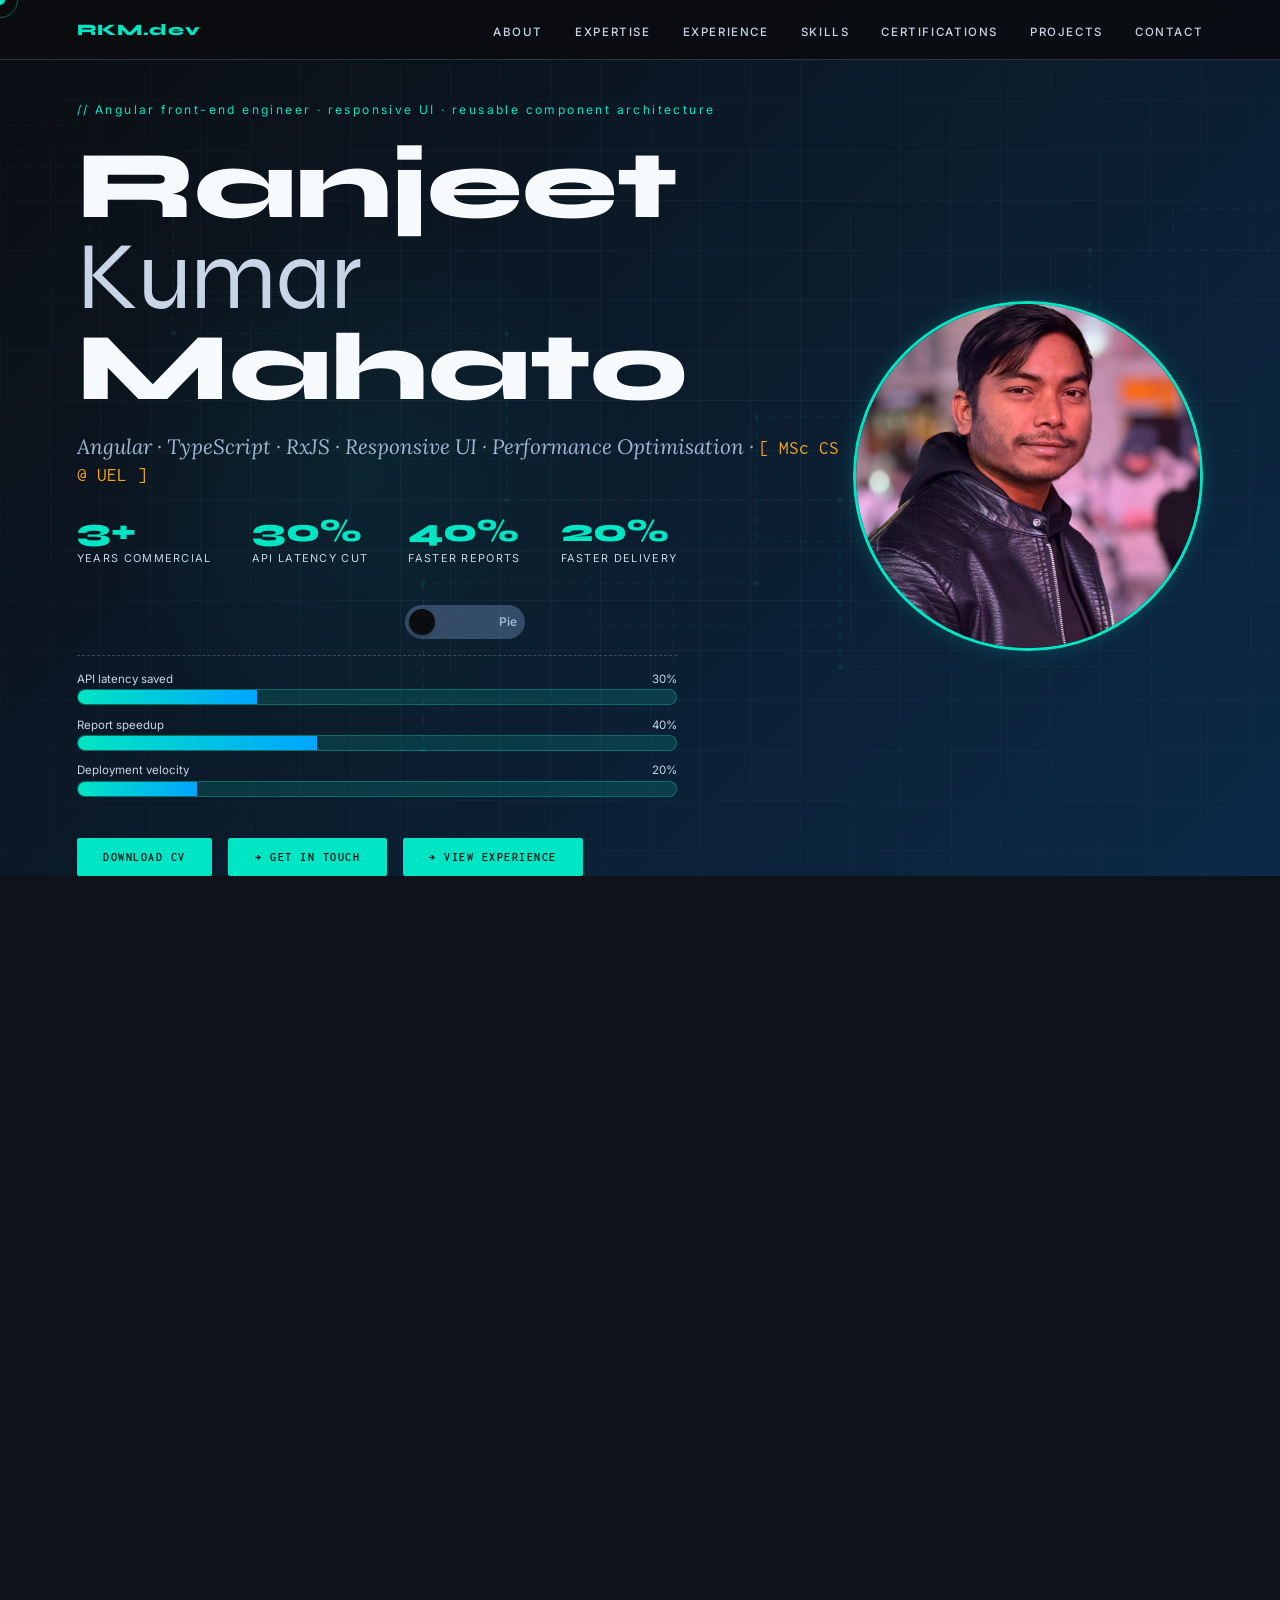
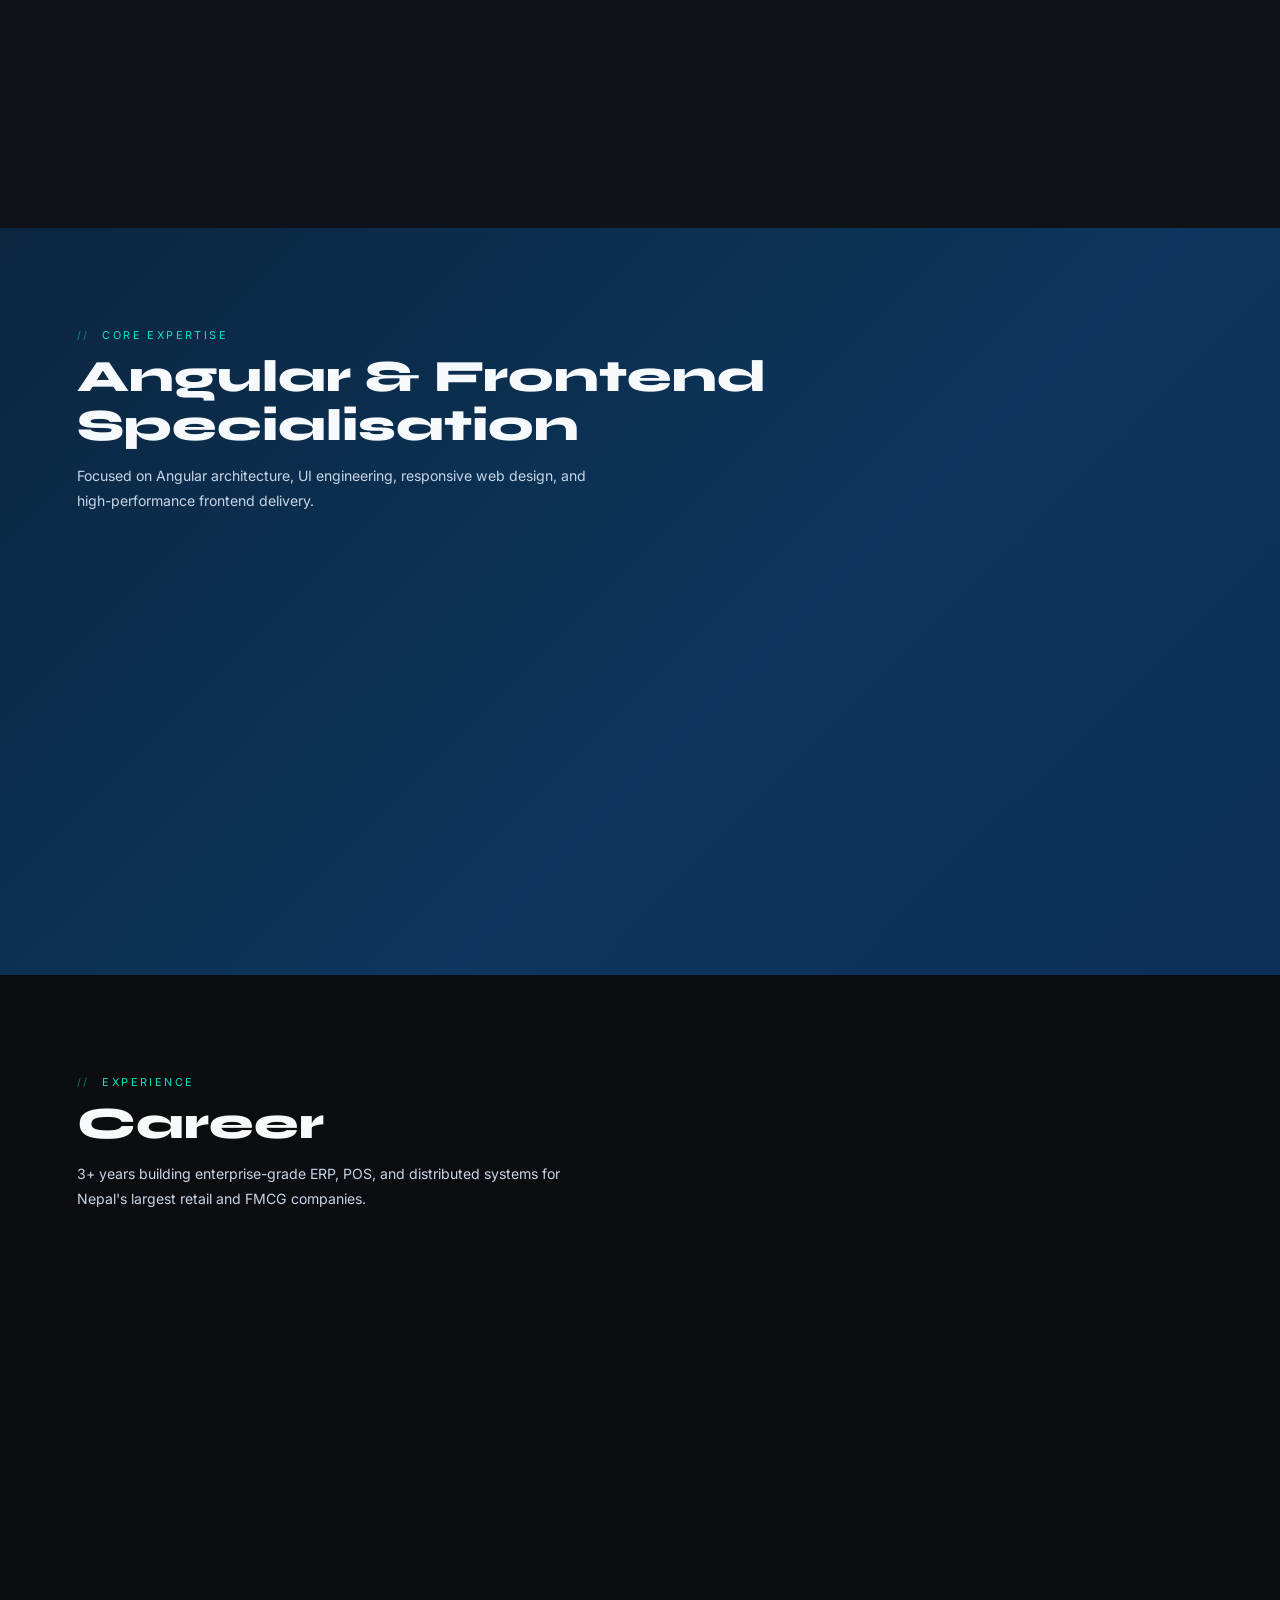
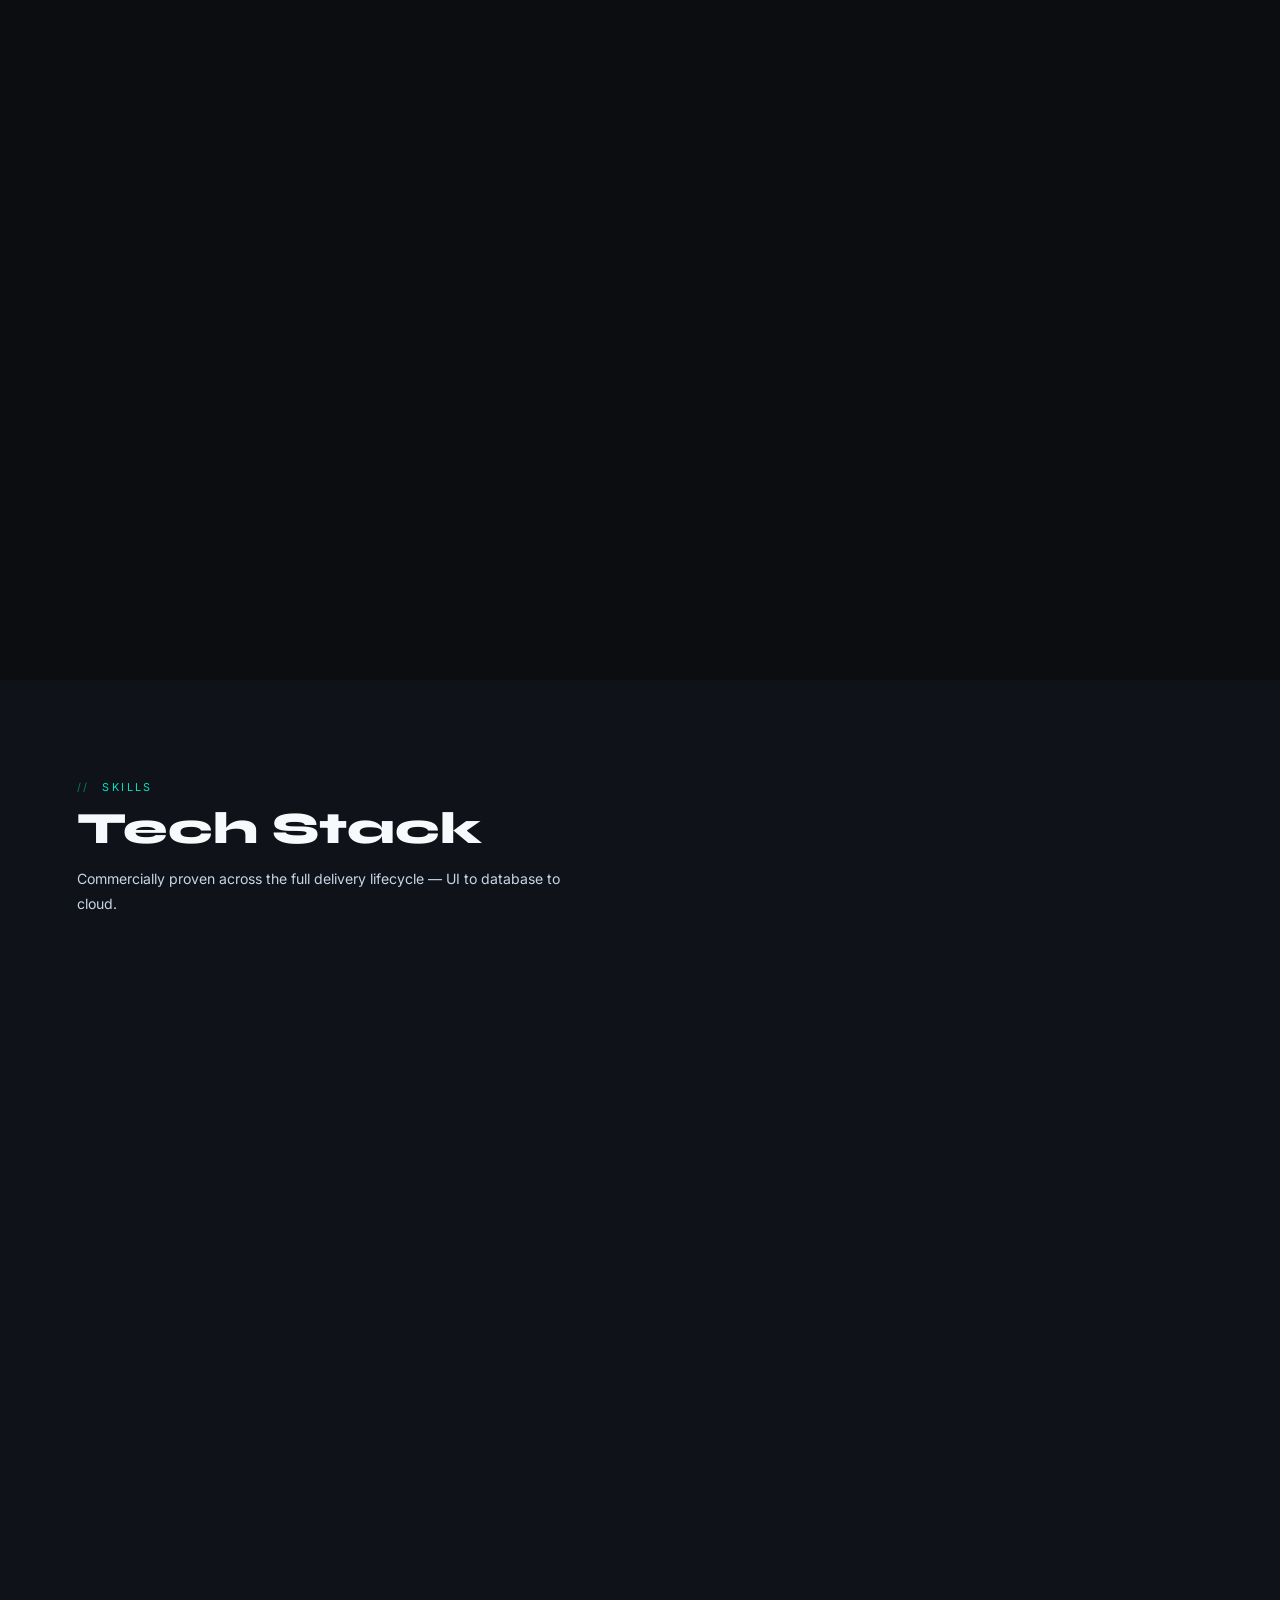
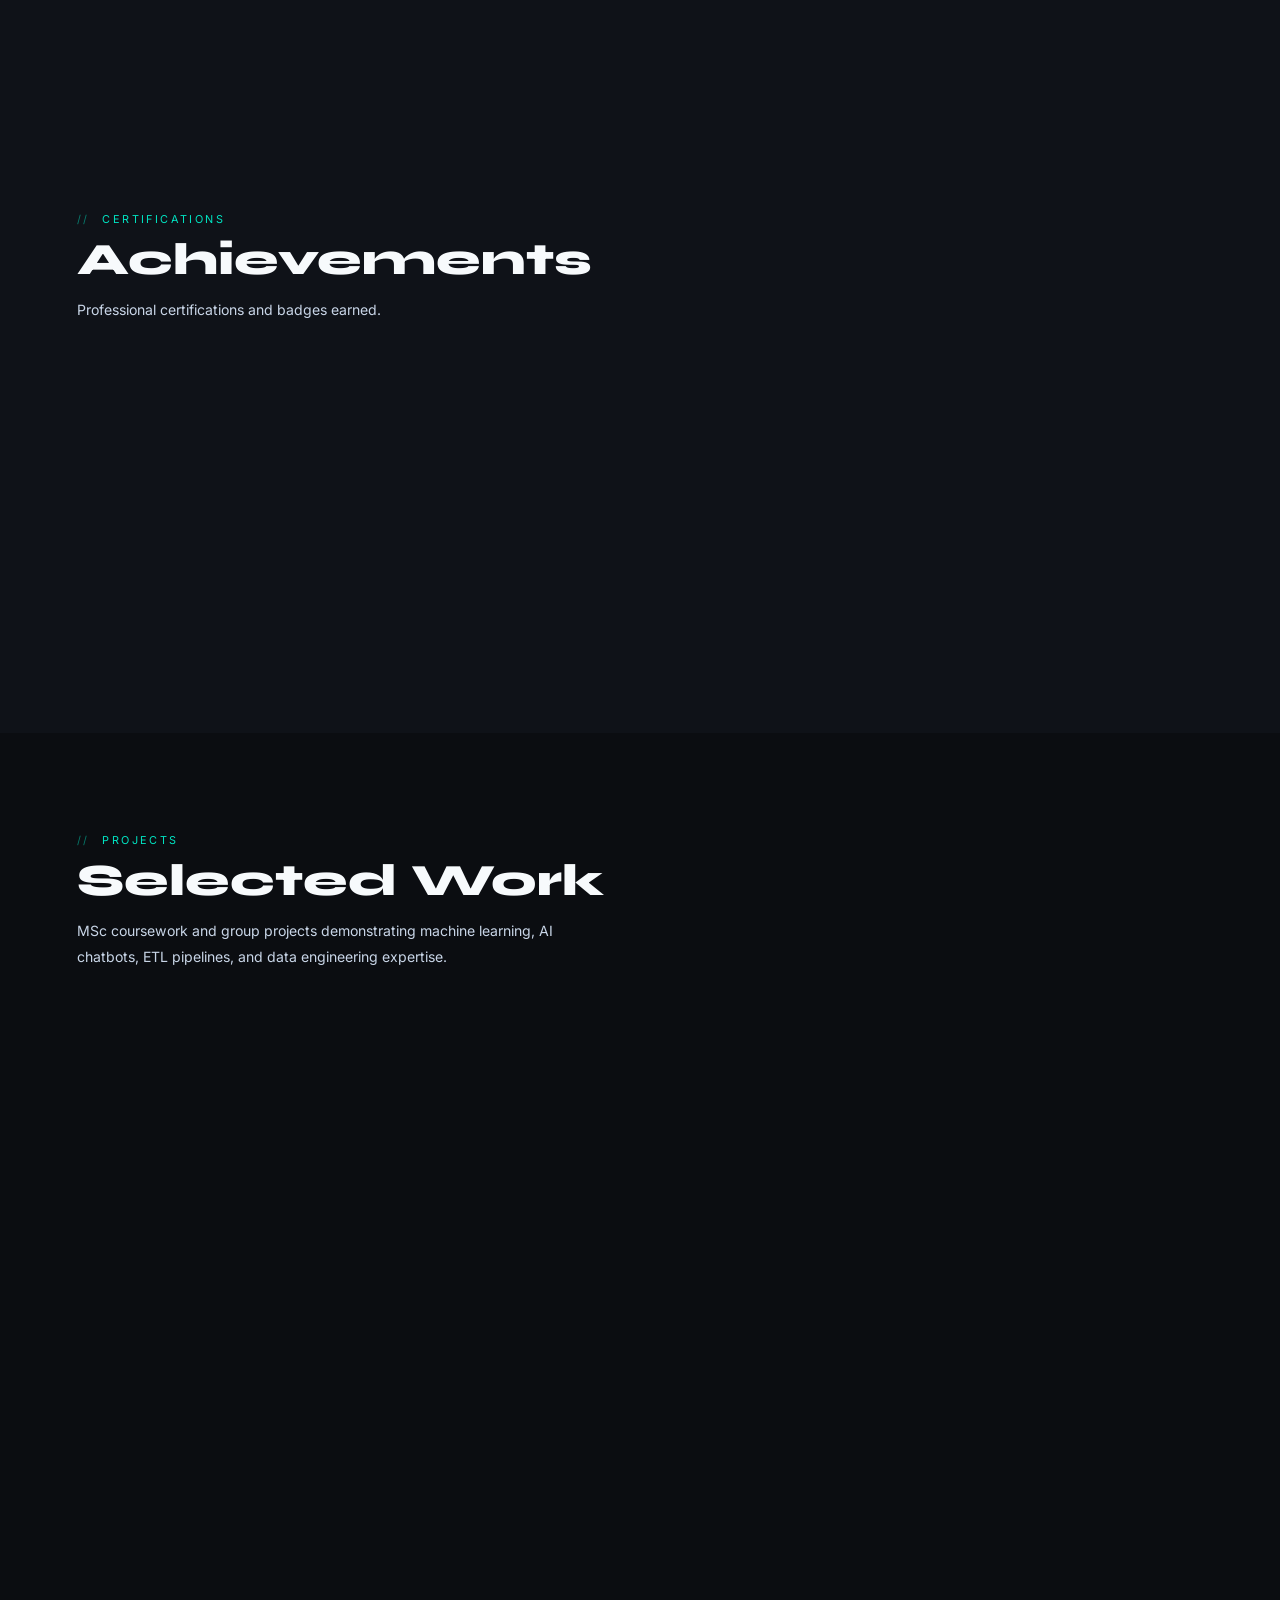
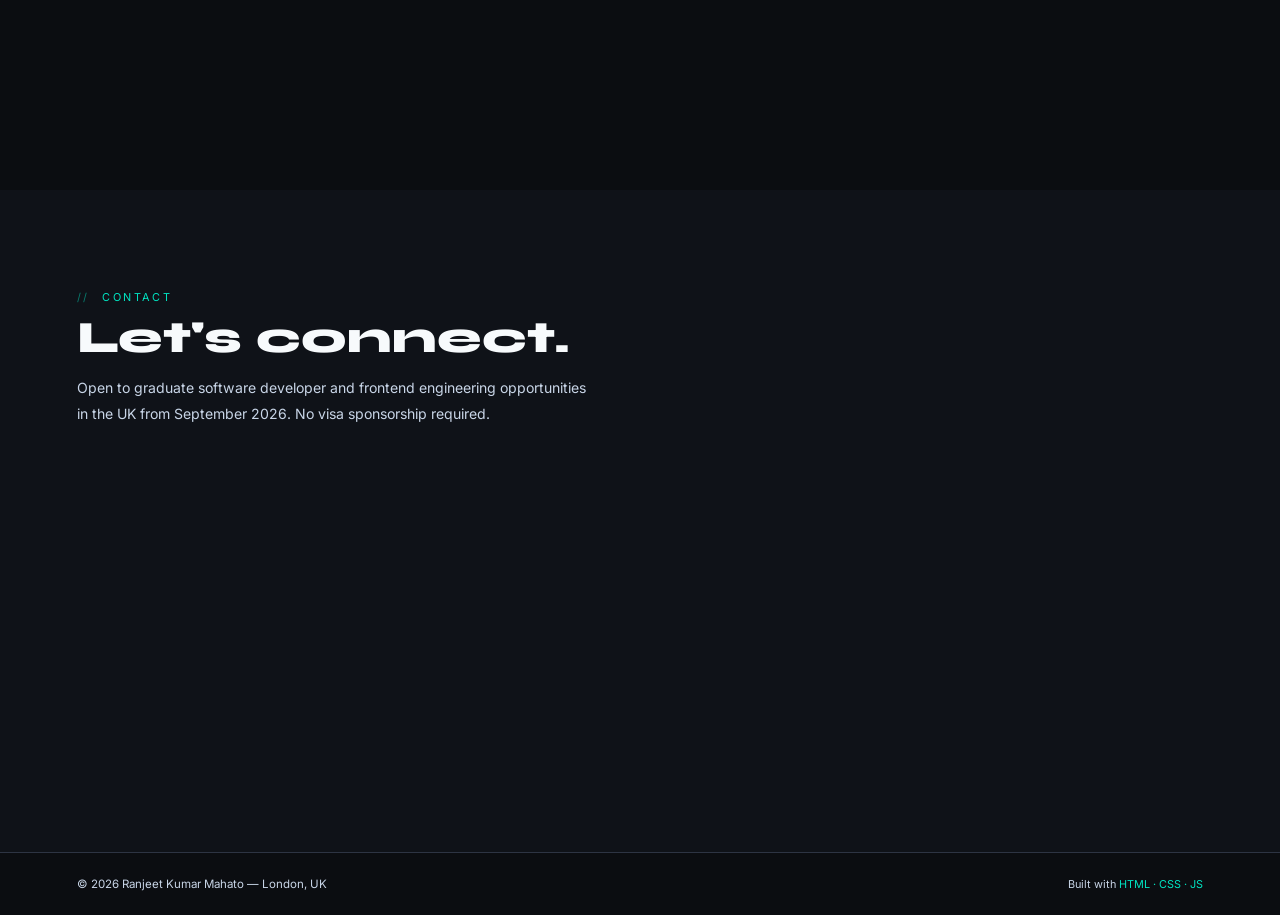
<file: Downloads/Portfolio Website/index.html>
<!DOCTYPE html>
<html lang="en">
<head>
  <meta charset="UTF-8"/>
  <meta name="viewport" content="width=device-width, initial-scale=1.0"/>
  <title>Ranjeet Kumar Mahato — Angular Frontend Developer</title>
  <link href="https://fonts.googleapis.com/css2?family=Syne:wght@400;600;700;800&family=Inconsolata:wght@300;400;500&family=Lora:ital,wght@0,400;0,600;1,400&family=Inter:wght@300;400;500;600;700&display=swap" rel="stylesheet"/>
  <link rel="stylesheet" href="https://cdnjs.cloudflare.com/ajax/libs/font-awesome/6.4.0/css/all.min.css"/>
  <style>
    :root {
      --bg:       #0b0d11;
      --bg2:      #0f1218;
      --bg3:      #141820;
      --surface:  rgba(16, 22, 39, 0.85);
      --border:   rgba(146, 168, 213, 0.25);
      --border2:  rgba(128, 160, 210, 0.35);
      --teal:     #00e5c3;
      --teal-dim: #00b89e;
      --teal-faint: rgba(0,229,195,0.12);
      --amber:    #f5a623;
      --white:    #f7fafc;
      --muted:    #c8d5e7;
      --muted2:   #9fb7d4;
    }

    *, *::before, *::after { margin:0; padding:0; box-sizing:border-box; }
    html { scroll-behavior: smooth; }

    body {
      font-family: 'Inter', sans-serif;
      background: linear-gradient(135deg, #0b0d11 0%, #0c365d 35%, #0f1e48 70%, #162a53 100%);
      color: #f3f7fb;
      overflow-x: hidden;
      cursor: none;
    }

    /* ── CURSOR ── */
    .cursor {
      position: fixed;
      width: 10px; height: 10px;
      background: var(--teal);
      border-radius: 50%;
      pointer-events: none;
      z-index: 9999;
      transform: translate(-50%,-50%);
      transition: width .2s, height .2s;
      mix-blend-mode: screen;
    }
    .cursor-ring {
      position: fixed;
      width: 36px; height: 36px;
      border: 1px solid rgba(0,229,195,0.4);
      border-radius: 50%;
      pointer-events: none;
      z-index: 9998;
      transform: translate(-50%,-50%);
      transition: width .25s, height .25s;
    }

    /* ── CIRCUIT CANVAS ── */
    #circuit-bg {
      position: fixed;
      top: 0; left: 0;
      width: 100%; height: 100%;
      z-index: 1;
      pointer-events: none;
      opacity: 0.12;
    }
    .circuit-path {
      stroke: var(--teal);
      stroke-width: 1.5;
      fill: none;
      stroke-dasharray: 8, 12;
      animation: circuit-flow 4s linear infinite;
      opacity: 0.6;
    }
    .circuit-path:nth-child(1) { animation-delay: 0s; }
    .circuit-path:nth-child(2) { animation-delay: 1s; }
    .circuit-path:nth-child(3) { animation-delay: 2s; }
    .circuit-path:nth-child(4) { animation-delay: 3s; }
    .circuit-path:nth-child(5) { animation-delay: 0.5s; }
    .circuit-path:nth-child(6) { animation-delay: 1.5s; }
    
    .circuit-node {
      fill: var(--teal);
      animation: node-pulse 3s ease-in-out infinite;
      opacity: 0.7;
    }
    .circuit-node:nth-child(1) { animation-delay: 0s; }
    .circuit-node:nth-child(2) { animation-delay: 0.3s; }
    .circuit-node:nth-child(3) { animation-delay: 0.6s; }
    .circuit-node:nth-child(4) { animation-delay: 0.9s; }
    .circuit-node:nth-child(5) { animation-delay: 1.2s; }
    .circuit-node:nth-child(6) { animation-delay: 1.5s; }
    .circuit-node:nth-child(7) { animation-delay: 1.8s; }
    .circuit-node:nth-child(8) { animation-delay: 2.1s; }
    .circuit-node:nth-child(9) { animation-delay: 2.4s; }
    .circuit-node:nth-child(10) { animation-delay: 2.7s; }
    .circuit-node:nth-child(11) { animation-delay: 0s; }
    .circuit-node:nth-child(12) { animation-delay: 0.3s; }
    
    .data-signal {
      fill: var(--amber);
      animation: signal-glow 1.5s ease-in-out infinite alternate;
      opacity: 0.8;
    }
    
    @keyframes circuit-flow {
      0% { 
        stroke-dashoffset: 0; 
        opacity: 0.4;
      }
      50% { 
        opacity: 0.8;
      }
      100% { 
        stroke-dashoffset: -20; 
        opacity: 0.4;
      }
    }
    
    @keyframes node-pulse {
      0%, 100% { 
        opacity: 0.4; 
        r: 2;
      }
      50% { 
        opacity: 1; 
        r: 4;
      }
    }
    
    @keyframes signal-glow {
      0% { 
        opacity: 0.5; 
        r: 1.5;
      }
      100% { 
        opacity: 1; 
        r: 2.5;
      }
    }

    /* ── NAV ── */
    nav {
      position: fixed; top:0; left:0; right:0;
      z-index: 200;
      height: 60px;
      display: flex;
      align-items: center;
      justify-content: space-between;
      padding: 0 6%;
      background: rgba(11,13,17,0.92);
      backdrop-filter: blur(14px);
      border-bottom: 1px solid var(--border);
    }
    .nav-logo {
      font-family: 'Syne', sans-serif;
      font-weight: 800;
      font-size: 1rem;
      color: var(--teal);
      text-decoration: none;
      letter-spacing: 0.04em;
    }
    .nav-links { display:flex; gap:2rem; list-style:none; }
    .nav-links a {
      font-size: 0.72rem;
      font-weight: 500;
      letter-spacing: 0.14em;
      text-transform: uppercase;
      color: var(--muted);
      text-decoration: none;
      transition: color .2s;
    }
    .nav-links a:hover, .nav-links a.active { color: var(--teal); }

    /* ── HERO ── */
    #hero {
      min-height: calc(100vh - 60px);
      display: flex;
      align-items: center;
      justify-content: space-between;
      flex-wrap: wrap;
      padding: 80px 6% 0; /* avoid navbar overlap */
      position: relative;
      overflow: hidden;
      /* background-image: url("./IMG_1771.JPG");
      background-size: cover;
      background-position: center; */
    }
    .hero-grid-bg {
      position: absolute; inset: 0;
      background-image:
        linear-gradient(var(--border) 1px, transparent 1px),
        linear-gradient(90deg, var(--border) 1px, transparent 1px);
      background-size: 50px 50px;
      opacity: 0.25;
      mask-image: radial-gradient(ellipse 80% 80% at 50% 50%, black 30%, transparent 100%);
    }
    .hero-glow {
      position: absolute;
      top: 20%; left: 5%;
      width: 600px; height: 600px;
      background: radial-gradient(circle, rgba(0,229,195,0.06) 0%, transparent 65%);
      pointer-events: none;
    }
    .profile-picture {
      flex: 0 0 auto;
      position: relative;
      z-index: 2;
    }
    .profile-img {
      width: 350px;
      height: 350px;
      border-radius: 50%;
      object-fit: cover;
      border: 3px solid var(--teal);
      box-shadow: 0 0 20px rgba(0,229,195,0.2);
      transition: box-shadow 0.3s;
    }
    .profile-img:hover {
      box-shadow: 0 0 30px rgba(0,229,195,0.4);
    }
    .hero-content { position: relative; z-index:2; max-width: 820px; flex: 1; }

    .hero-mono {
      font-size: 0.75rem;
      letter-spacing: 0.2em;
      color: var(--teal);
      margin-bottom: 1.4rem;
      margin-top: 1.4rem;
      opacity: 0;
      animation: fadeSlideUp 0.6s 0.2s forwards;
    }
    .hero-name {
      font-family: 'Syne', sans-serif;
      font-weight: 800;
      font-size: clamp(3rem, 8vw, 6rem);
      line-height: 0.95;
      color: var(--white);
      margin-bottom: 1.2rem;
      opacity: 0;
      animation: fadeSlideUp 0.7s 0.35s forwards;
      white-space: pre-wrap;
      overflow: hidden;
    }
    .hero-name.typing {
      border-right: 2px solid rgba(255,255,255,0.8);
      animation: fadeSlideUp 0.7s 0.35s forwards, cursor-blink 0.8s steps(1) infinite;
    }
    .hero-name.highlight { color: var(--teal); }
    @keyframes cursor-blink {
      0%, 50% { border-color: rgba(255,255,255,0.8); }
      51%, 100% { border-color: transparent; }
    }
    .hero-name .dim { color: var(--muted); font-weight: 400; }
    .hero-role {
      font-family: 'Lora', serif;
      font-style: italic;
      font-size: clamp(1rem, 2.2vw, 1.3rem);
      color: var(--muted2);
      margin-bottom: 1.8rem;
      opacity: 0;
      animation: fadeSlideUp 0.7s 0.5s forwards;
    }
    .hero-role .hi { color: var(--amber); font-style: normal; font-family: 'Inconsolata'; font-size: 0.9em; }

    .hero-metrics {
      display: flex;
      gap: 2.5rem;
      margin-bottom: 2.5rem;
      opacity: 0;
      animation: fadeSlideUp 0.7s 0.65s forwards;
      flex-wrap: wrap;
    }
    .metric-chart {
      width: 100%;
      max-width: 600px;
      display: grid;
      gap: 0.8rem;
      margin-top: 1rem;
      padding-top: 1rem;
      border-top: 1px dashed rgba(255,255,255,0.2);
      transition: opacity 0.35s ease, transform 0.35s ease;
    }
    .metric-chart.hidden {
      opacity: 0;
      transform: scale(0.95);
      pointer-events: none;
      height:0; overflow:hidden;
    }
    .metric-pie-chart {
      width: 100%;
      max-width: 360px;
      margin: 1rem auto 0;
      text-align: center;
      transition: opacity 0.35s ease, transform 0.35s ease;
    }
    .metric-pie-chart.hidden {
      opacity: 0;
      transform: scale(0.95);
      pointer-events: none;
      height:0; overflow:hidden;
    }
    .metric-pie-chart canvas {
      border: 1px solid rgba(255,255,255,0.12);
      border-radius: 999px;
      background: rgba(0,0,0,0.2);
      box-shadow: inset 0 0 15px rgba(0,0,0,0.35);
    }
    .pie-legend {
      margin-top: 0.75rem;
      display: flex;
      justify-content: space-around;
      flex-wrap: wrap;
      gap: 0.4rem;
      color: var(--muted);
      font-size: 0.78rem;
      line-height: 1.2;
    }
    .pie-legend-item {
      display: flex;
      align-items: center;
      gap: 0.3rem;
      min-width: 110px;
      justify-content:center;
    }
    .pie-legend-dot {
      width: 10px;
      height: 10px;
      border-radius: 50%;
      display: inline-block;
    }
    .metric-bar {
      background: rgba(0,229,195,0.15);
      border: 1px solid rgba(0,229,195,0.3);
      border-radius: 999px;
      height: 16px;
      overflow: hidden;
      position: relative;
    }
    .metric-bar-fill {
      width: 0;
      height: 100%;
      background: linear-gradient(90deg, #00e5c3, #00a5ff);
      transition: width 1.1s ease-out;
    }
    .metric-bar-label {
      font-size: 0.72rem;
      color: var(--muted);
      margin-bottom: 0.2rem;
      display: flex;
      justify-content: space-between;
      align-items: center;
    }

    .metric-val {
      font-family: 'Syne', sans-serif;
      font-size: 2rem;
      font-weight: 800;
      color: var(--teal);
      line-height: 1;
    }
    .metric-label {
      font-size: 0.68rem;
      letter-spacing: 0.12em;
      color: var(--muted);
      text-transform: uppercase;
      margin-top: 0.2rem;
    }

    .hero-ctas {
      display: flex; gap: 1rem; flex-wrap: wrap;
      margin-top: 1.6rem; /* separates from metric bars */
      opacity: 0;
      animation: fadeSlideUp 0.7s 0.8s forwards;
    }
    .chart-toggle-wrapper {
      display: flex;
      justify-content: center;
      margin-bottom: 0.8rem;
    }
    .toggle-switch {
      position: relative;
      display: inline-block;
      width: 120px;
      height: 34px;
    }
    .toggle-input {
      opacity: 0;
      width: 0;
      height: 0;
    }
    .toggle-label {
      position: absolute;
      cursor: pointer;
      top: 0;
      left: 0;
      right: 0;
      bottom: 0;
      background-color: var(--border2);
      border-radius: 34px;
      transition: 0.4s;
      display: flex;
      align-items: center;
      justify-content: space-between;
      padding: 0 8px;
    }
    .toggle-label:hover {
      background-color: var(--muted);
    }
    .toggle-slider {
      position: absolute;
      height: 26px;
      width: 26px;
      left: 4px;
      bottom: 4px;
      background-color: var(--bg);
      border-radius: 50%;
      transition: 0.4s;
      box-shadow: 0 2px 4px rgba(0,0,0,0.2);
    }
    .toggle-input:checked + .toggle-label {
      background-color: var(--teal);
    }
    .toggle-input:checked + .toggle-label .toggle-slider {
      transform: translateX(86px);
    }
    .toggle-text {
      font-size: 0.75rem;
      font-weight: 600;
      color: var(--muted2);
      transition: 0.4s;
      z-index: 1;
    }
    .toggle-input:checked + .toggle-label .toggle-text-left {
      color: var(--bg);
    }
    .toggle-input:checked + .toggle-label .toggle-text-right {
      color: var(--bg);
    }
    .toggle-input:not(:checked) + .toggle-label .toggle-text-left {
      color: var(--bg);
    }

    .metric-chart,
    .metric-pie-chart {
      transition: opacity .35s ease, transform .35s ease;
      opacity: 1;
      transform: scale(1);
    }
    .metric-chart.hidden,
    .metric-pie-chart.hidden {
      opacity: 0;
      transform: scale(0.98);
      pointer-events: none;
    }
    .metric-chart.visible,
    .metric-pie-chart.visible {
      opacity: 1;
      transform: scale(1);
      pointer-events: auto;
    }

    .pie-legend {
      display: flex;
      flex-wrap: wrap;
      justify-content: center;
      gap: 0.6rem 0.8rem;
      margin-top: 0.7rem;
      font-size: 0.82rem;
      color: #cad0e1;
    }
    .pie-legend-item {
      display: inline-flex;
      align-items: center;
      gap: 0.35rem;
      padding: 0.18rem 0.35rem;
      border-radius: 999px;
      background: rgba(41, 46, 68, 0.23);
    }
    .pie-legend-dot {
      width: 0.72rem;
      height: 0.72rem;
      border-radius: 50%;
      display: inline-block;
      flex-shrink: 0;
    }

    .skill-icon {
      margin-right: 0.4rem;
      font-size: 0.92rem;
      vertical-align: middle;
    }
    .icon-typescript { color: #3178c6; }
    .icon-js { color: #f7df1e; }
    .icon-csharp { color: #239120; }
    .icon-python { color: #3776ab; }
    .icon-sql { color: #336791; }
    .icon-java { color: #ed8b00; }
    .icon-cpp { color: #00599c; }
    .icon-angular { color: #dd0031; }
    .icon-rxjs { color: #c21807; }
    .icon-tailwind { color: #06b6d4; }
    .icon-bootstrap { color: #7952b3; }
    .icon-chartjs { color: #ff6384; }
    .icon-html5 { color: #e34f26; }
    .icon-react { color: #61dafb; }
    .icon-dotnet { color: #512bd4; }
    .icon-rest { color: #336791; }
    .icon-node { color: #68a063; }
    .icon-odata { color: #336791; }
    .icon-auth { color: #000; }
    .icon-sqlserver { color: #cc2927; }
    .icon-postgres { color: #336791; }
    .icon-mysql { color: #4479a1; }
    .icon-schema { color: #f29111; }
    .icon-storeproc { color: #336791; }
    .icon-query { color: #28a745; }
    .icon-aws { color: #ff9900; }
    .icon-ml { color: #ff6f00; }
    .icon-google { color: #fbbc04; }
    .icon-matlab { color: #0076a8; }
    .icon-karma { color: #56c5c5; }
    .icon-tdd { color: #28a745; }
    .icon-postman { color: #ff6c37; }
    .icon-git { color: #f05032; }
    .icon-cicd { color: #4285f4; }
    .icon-docker { color: #2496ed; }
    .icon-agile { color: #6cc644; }

    .btn {
      display: inline-flex;
      align-items: center;
      gap: 0.5rem;
      padding: 0.7rem 1.6rem;
      border-radius: 2px;
      font-family: 'Inconsolata', monospace;
      font-size: 0.78rem;
      font-weight: 600;
      letter-spacing: 0.12em;
      text-transform: uppercase;
      text-decoration: none;
      transition: all .2s;
      cursor: none;
    }
    .btn-teal { background: var(--teal); color: var(--bg); border: 1px solid var(--teal); }
    .btn-teal:hover { background: transparent; color: var(--teal); }
    .btn-ghost { background: transparent; color: var(--white); border: 1px solid rgba(255,255,255,0.15); }
    .btn-ghost:hover { color: var(--teal); border-color: var(--teal); }
    .btn.active {
      background: var(--teal);
      color: var(--bg);
      border-color: var(--teal);
    }

    /* ── SECTIONS ── */
    section { padding: 100px 6%; }

    .sec-label {
      font-size: 0.68rem;
      letter-spacing: 0.22em;
      text-transform: uppercase;
      color: var(--teal);
      margin-bottom: 0.6rem;
      display: flex; align-items: center; gap: 0.8rem;
    }
    .sec-label::before { content:'//'; opacity:.5; }
    .sec-title {
      font-family: 'Syne', sans-serif;
      font-weight: 800;
      font-size: clamp(1.8rem, 4vw, 2.8rem);
      color: var(--white);
      line-height: 1.1;
      margin-bottom: 0.8rem;
    }
    .sec-sub {
      font-size: 0.88rem;
      color: var(--muted);
      line-height: 1.8;
      max-width: 520px;
      margin-bottom: 3.5rem;
    }

    /* ── ABOUT ── */
    #about { background: var(--bg2); }
    .about-wrap {
      display: grid;
      grid-template-columns: 1fr 1fr;
      gap: 5rem;
      align-items: start;
    }
    .about-bio p {
      font-size: 0.88rem;
      color: var(--muted2);
      line-height: 1.9;
      margin-bottom: 1.2rem;
    }
    .about-bio strong { color: var(--white); font-weight: 500; }
    .stat-row {
      display: grid;
      grid-template-columns: 1fr 1fr;
      gap: 0.8rem;
      margin-top: 2.5rem;
    }
    .stat-box {
      background: var(--surface);
      border: 1px solid var(--border);
      border-left: 3px solid var(--teal);
      padding: 1rem 1.2rem;
      transition: border-color .2s;
    }
    .stat-box:hover { border-left-color: var(--amber); }
    .stat-box-label {
      font-size: 0.63rem;
      letter-spacing: 0.15em;
      text-transform: uppercase;
      color: var(--muted);
      margin-bottom: 0.3rem;
    }
    .stat-box-val { font-size: 0.83rem; font-weight: 600; color: var(--white); }

    .edu-card {
      background: var(--surface);
      border: 1px solid var(--border);
      padding: 1.2rem 1.5rem;
      transition: border-color .2s, box-shadow .2s;
      margin-bottom: 0.8rem;
    }
    .edu-card:hover { border-color: var(--teal-dim); box-shadow: 0 0 20px rgba(0,229,195,0.05); }
    .edu-deg { font-weight: 600; color: var(--white); font-size: 0.88rem; margin-bottom: 0.2rem; }
    .edu-inst { font-size: 0.78rem; color: var(--teal); margin-bottom: 0.15rem; }
    .edu-date { font-size: 0.72rem; color: var(--muted); }
    .edu-mods { font-size: 0.72rem; color: var(--muted); margin-top: 0.4rem; line-height: 1.6; }
    .edu-section-title {
      font-family: 'Syne', sans-serif;
      font-weight: 700;
      font-size: 0.85rem;
      color: var(--teal);
      letter-spacing: 0.1em;
      text-transform: uppercase;
      margin-bottom: 1.2rem;
    }

    /* ── EXPERIENCE ── */
    #experience { background: var(--bg); }
    .exp-grid { display: flex; flex-direction: column; gap: 2rem; }
    .exp-card {
      background: linear-gradient(135deg, var(--bg2) 0%, rgba(15,18,24,0.95) 100%);
      border: 1px solid var(--border);
      padding: 2rem 2.2rem;
      position: relative;
      overflow: hidden;
      border-radius: 12px;
      transition: border-color .25s, box-shadow .25s, transform .25s;
    }
    .exp-card::before {
      content: '';
      position: absolute;
      left: 0; top: 0; bottom: 0;
      width: 3px;
      background: var(--teal);
      transform: scaleY(0);
      transform-origin: bottom;
      transition: transform .3s ease;
    }
    .exp-card:hover { 
      border-color: var(--border2); 
      box-shadow: 0 8px 40px rgba(0,229,195,0.1), 0 4px 20px rgba(0,0,0,0.3); 
      transform: translateY(-2px);
    }
    .exp-card:hover::before { transform: scaleY(1); }

    .exp-header {
      display: flex;
      justify-content: space-between;
      align-items: flex-start;
      flex-wrap: wrap;
      gap: 0.5rem;
      margin-bottom: 0.4rem;
    }
    .exp-role {
      font-family: 'Syne', sans-serif;
      font-size: 1.1rem;
      font-weight: 700;
      color: var(--white);
    }
    .exp-date {
      font-size: 0.7rem;
      letter-spacing: 0.12em;
      color: var(--teal);
      background: var(--teal-faint);
      padding: 0.2rem 0.7rem;
      border: 1px solid rgba(0,229,195,0.2);
      white-space: nowrap;
    }
    .exp-company { font-size: 0.78rem; color: var(--amber); margin-bottom: 1.2rem; font-weight: 500; }

    .exp-metrics {
      display: flex;
      gap: 1.5rem;
      flex-wrap: wrap;
      padding: 1rem 1.2rem;
      background: var(--bg3);
      border: 1px solid var(--border);
      margin-bottom: 1.4rem;
    }
    .exp-metric-val {
      font-family: 'Syne', sans-serif;
      font-size: 1.4rem;
      font-weight: 800;
      color: var(--teal);
      line-height: 1;
    }
    .exp-metric-desc {
      font-size: 0.63rem;
      letter-spacing: 0.1em;
      text-transform: uppercase;
      color: var(--muted);
      margin-top: 0.15rem;
    }

    .exp-bullets {
      list-style: none;
      display: flex;
      flex-direction: column;
      gap: 0.55rem;
      margin-bottom: 1.4rem;
    }
    .exp-bullets li {
      font-size: 0.83rem;
      color: var(--muted2);
      line-height: 1.7;
      /* display: flex;
      gap: 0.7rem; */
    }
    .exp-bullets li::before { content: '→'; color: var(--teal); flex-shrink: 0; padding-right: 10px;}
    .exp-bullets li strong { color: var(--white); font-weight: 500; }

    .tags { display: flex; flex-wrap: wrap; gap: 0.4rem; }
    .tag {
      font-size: 0.68rem;
      letter-spacing: 0.06em;
      color: var(--muted2);
      border: 1px solid var(--border2);
      padding: 0.2rem 0.6rem;
      background: rgba(255,255,255,0.02);
      transition: border-color .2s, color .2s;
    }
    .tag:hover { border-color: var(--teal-dim); color: var(--teal); }

    /* ── SKILLS ── */
    #skills { background: var(--bg2); }
    .skills-wrap {
      display: grid;
      grid-template-columns: repeat(auto-fit, minmax(260px, 1fr));
      gap: 1.2rem;
    }
    .skill-group {
      background: linear-gradient(135deg, var(--surface) 0%, rgba(16,22,39,0.8) 100%);
      border: 1px solid var(--border);
      padding: 1.6rem;
      border-radius: 12px;
      transition: border-color .2s, box-shadow .2s, transform .2s;
    }
    .skill-group:hover { 
      border-color: rgba(0,229,195,0.3); 
      box-shadow: 0 6px 30px rgba(0,229,195,0.1);
      transform: translateY(-2px);
    }
    .skill-group-title {
      font-size: 0.65rem;
      letter-spacing: 0.2em;
      text-transform: uppercase;
      color: var(--teal);
      margin-bottom: 1rem;
      padding-bottom: 0.7rem;
      border-bottom: 1px solid var(--border);
    }
    .pill-wrap { display: flex; flex-wrap: wrap; gap: 0.4rem; }
    .pill {
      font-size: 0.75rem;
      color: var(--muted2);
      background: var(--bg3);
      border: 1px solid var(--border);
      padding: 0.3rem 0.75rem;
      transition: all .18s;
      display: flex;
      align-items: center;
      gap: 0.4rem;
    }
    .pill i { font-size: 1.2em; }
    .pill:hover { color: var(--teal); border-color: var(--teal-dim); background: var(--teal-faint); }
    .pill.strong { color: var(--white); border-color: var(--border2); }

    /* ── CERTIFICATIONS ── */
    #certifications { background: var(--bg2); }
    .certifications-wrap { display: flex; flex-direction: column; gap: 1.5rem; }
    .cert-card {
      background: linear-gradient(135deg, var(--bg) 0%, rgba(11,13,17,0.95) 100%);
      border: 1px solid var(--border);
      padding: 1.5rem;
      border-radius: 12px;
      transition: border-color .25s, box-shadow .25s, transform .25s;
    }
    .cert-card:hover { 
      border-color: var(--border2); 
      box-shadow: 0 6px 30px rgba(0,229,195,0.1);
      transform: translateY(-2px);
    }
    .cert-card h3 {
      font-family: 'Syne', sans-serif;
      font-weight: 600;
      font-size: 1.1rem;
      color: var(--teal);
      margin-bottom: 0.5rem;
      display: flex;
      align-items: center;
      gap: 0.5rem;
    }
    .cert-card p {
      color: var(--muted2);
      line-height: 1.5;
    }
    .cert-card a {
      color: var(--teal);
      text-decoration: none;
    }
    .cert-card a:hover { text-decoration: underline; }

    /* ── PROJECTS ── */
    #projects { background: var(--bg); }
    .proj-grid {
      display: grid;
      grid-template-columns: repeat(auto-fit, minmax(300px, 1fr));
      gap: 1.2rem;
    }
    .proj-card {
      background: linear-gradient(135deg, var(--bg2) 0%, rgba(15,18,24,0.95) 100%);
      border: 1px solid var(--border);
      padding: 2rem;
      display: flex;
      flex-direction: column;
      border-radius: 12px;
      position: relative;
      overflow: hidden;
      transition: border-color .25s, transform .25s, box-shadow .25s;
    }
    .proj-card:hover {
      border-color: var(--teal-dim);
      transform: translateY(-4px);
      box-shadow: 0 12px 40px rgba(0,229,195,0.15);
    }
    .proj-bg-icon {
      position: absolute;
      top: 1rem;
      right: 1rem;
      font-size: 4rem;
      opacity: 0.08;
      color: var(--teal);
      z-index: 0;
    }
    .proj-bg-icon i {
      display: block;
    }
    .proj-num {
      font-family: 'Syne', sans-serif;
      font-size: 3rem;
      font-weight: 800;
      color: rgba(0,229,195,0.06);
      line-height: 1;
      margin-bottom: -0.4rem;
    }
    .proj-title {
      font-family: 'Syne', sans-serif;
      font-weight: 700;
      font-size: 1.05rem;
      color: var(--white);
      margin-bottom: 0.7rem;
    }
    .proj-desc {
      font-size: 0.82rem;
      color: var(--muted2);
      line-height: 1.75;
      margin-bottom: 1.3rem;
      flex: 1;
    }
    .proj-stack { display: flex; flex-wrap: wrap; gap: 0.35rem; }
    .proj-tag {
      font-size: 0.65rem;
      letter-spacing: 0.08em;
      text-transform: uppercase;
      font-weight: 600;
      color: var(--teal);
      background: var(--teal-faint);
      border: 1px solid rgba(0,229,195,0.2);
      padding: 0.2rem 0.55rem;
    }

    /* ── CONTACT ── */
    #contact { background: var(--bg2); }
    .contact-wrap {
      display: grid;
      grid-template-columns: 1fr 1fr;
      gap: 4rem;
      align-items: start;
    }
    .contact-details { display: flex; flex-direction: column; gap: 0.8rem; }
    .contact-row {
      display: flex;
      align-items: center;
      gap: 1rem;
      padding: 0.9rem 1.2rem;
      background: var(--surface);
      border: 1px solid var(--border);
      transition: border-color .2s;
    }
    .contact-row:hover { border-color: var(--teal-dim); }
    .contact-icon { color: var(--teal); font-size: 0.85rem; width: 1.2rem; text-align:center; }
    .contact-info-label { font-size: 0.6rem; letter-spacing: 0.14em; text-transform: uppercase; color: var(--muted); }
    .contact-info-val { font-size: 0.82rem; color: var(--white); }
    .contact-info-val a { color: var(--white); text-decoration: none; }
    .contact-info-val a:hover { color: var(--teal); }

    .open-box {
      background: var(--surface);
      border: 1px solid var(--border);
      padding: 2rem;
    }
    .open-box h3 {
      font-family: 'Syne', sans-serif;
      font-size: 0.9rem;
      font-weight: 700;
      color: var(--white);
      margin-bottom: 1.5rem;
    }
    .open-list { display: flex; flex-direction: column; gap: 0.7rem; }
    .open-item {
      display: flex;
      align-items: flex-start;
      gap: 0.8rem;
      font-size: 0.82rem;
      color: var(--muted2);
      line-height: 1.5;
    }
    .open-item::before { content: '✓'; color: var(--teal); flex-shrink: 0; }
    .cta-row { display: flex; gap: 0.8rem; flex-wrap: wrap; margin-top: 1.8rem; }

    /* ── FOOTER ── */
    footer {
      background: var(--bg);
      border-top: 1px solid var(--border);
      padding: 1.5rem 6%;
      display: flex;
      justify-content: space-between;
      align-items: center;
      flex-wrap: wrap;
      gap: 0.5rem;
    }
    .footer-copy { font-size: 0.72rem; color: var(--muted); }
    .footer-note { font-size: 0.68rem; color: var(--muted); }
    .footer-note span { color: var(--teal); }

    /* ── ANIMATIONS ── */
    @keyframes fadeSlideUp {
      from { opacity:0; transform: translateY(22px); }
      to   { opacity:1; transform: translateY(0); }
    }
    .reveal {
      opacity: 0;
      transform: translateY(22px);
      transition: opacity .6s ease, transform .6s ease;
    }
    .reveal.visible { opacity:1; transform: translateY(0); }
    .reveal-d1 { transition-delay: 0.1s; }
    .reveal-d2 { transition-delay: 0.2s; }
    .reveal-d3 { transition-delay: 0.3s; }

    /* ── RESPONSIVE ── */
    @media (max-width: 768px) {
      nav { padding: 0 4%; }
      .nav-links { display: none; }
      section { padding: 70px 5%; }
      #hero { padding: 0 5%; flex-direction: column; text-align: center; }
      .profile-img { width: 200px; height: 200px; }
      .about-wrap, .contact-wrap { grid-template-columns: 1fr; gap: 2.5rem; }
      footer { flex-direction: column; text-align: center; }
    }
  </style>
</head>
<body>

  <div class="cursor" id="cursor"></div>
  <div class="cursor-ring" id="cursorRing"></div>

  <!-- NAV -->
  <nav>
    <a class="nav-logo" href="#hero">RKM.dev</a>
    <ul class="nav-links">
      <li><a href="#about">About</a></li>
      <li><a href="#core">Expertise</a></li>
      <li><a href="#experience">Experience</a></li>
      <li><a href="#skills">Skills</a></li>
      <li><a href="#certifications">Certifications</a></li>
      <li><a href="#projects">Projects</a></li>
      <li><a href="#contact">Contact</a></li>
    </ul>
  </nav>

  <!-- CIRCUIT BACKGROUND -->
  <div id="circuit-bg">
    <svg viewBox="0 0 1920 1080" preserveAspectRatio="xMidYMid slice">
      <!-- Horizontal circuit traces -->
      <path d="M0,200 L400,200 L400,400 L800,400 L800,600 L1200,600 L1200,800 L1600,800" class="circuit-path"/>
      <path d="M1920,300 L1500,300 L1500,500 L1100,500 L1100,700 L700,700 L700,900 L300,900" class="circuit-path"/>
      <path d="M0,150 L300,150 L300,350 L600,350 L600,550 L900,550 L900,750 L1200,750" class="circuit-path"/>
      <path d="M1920,250 L1600,250 L1600,450 L1300,450 L1300,650 L1000,650 L1000,850 L700,850" class="circuit-path"/>
      
      <!-- Vertical connections -->
      <path d="M400,200 L400,400" class="circuit-path"/>
      <path d="M800,400 L800,600" class="circuit-path"/>
      <path d="M1200,600 L1200,800" class="circuit-path"/>
      <path d="M1500,300 L1500,500" class="circuit-path"/>
      <path d="M1100,500 L1100,700" class="circuit-path"/>
      <path d="M700,700 L700,900" class="circuit-path"/>
      
      <!-- Circuit nodes at intersections -->
      <circle cx="400" cy="200" r="3" class="circuit-node"/>
      <circle cx="400" cy="400" r="3" class="circuit-node"/>
      <circle cx="800" cy="400" r="3" class="circuit-node"/>
      <circle cx="800" cy="600" r="3" class="circuit-node"/>
      <circle cx="1200" cy="600" r="3" class="circuit-node"/>
      <circle cx="1200" cy="800" r="3" class="circuit-node"/>
      <circle cx="1500" cy="300" r="3" class="circuit-node"/>
      <circle cx="1500" cy="500" r="3" class="circuit-node"/>
      <circle cx="1100" cy="500" r="3" class="circuit-node"/>
      <circle cx="1100" cy="700" r="3" class="circuit-node"/>
      <circle cx="700" cy="700" r="3" class="circuit-node"/>
      <circle cx="700" cy="900" r="3" class="circuit-node"/>
      
      <!-- Data signals moving along paths -->
      <circle r="2" class="data-signal">
        <animateMotion dur="8s" repeatCount="indefinite">
          <path d="M0,200 L400,200 L400,400 L800,400 L800,600 L1200,600 L1200,800 L1600,800"/>
        </animateMotion>
      </circle>
      <circle r="2" class="data-signal">
        <animateMotion dur="10s" repeatCount="indefinite" begin="2s">
          <path d="M1920,300 L1500,300 L1500,500 L1100,500 L1100,700 L700,700 L700,900 L300,900"/>
        </animateMotion>
      </circle>
      <circle r="2" class="data-signal">
        <animateMotion dur="12s" repeatCount="indefinite" begin="4s">
          <path d="M0,150 L300,150 L300,350 L600,350 L600,550 L900,550 L900,750 L1200,750"/>
        </animateMotion>
      </circle>
    </svg>
  </div>

  <!-- HERO -->
  <section id="hero">
    <div class="hero-grid-bg"></div>
    <div class="hero-glow"></div>
    <div class="hero-content">
      <div class="hero-mono">// Angular front-end engineer · responsive UI · reusable component architecture</div>
      <h1 class="hero-name">Ranjeet<br><span class="dim">Kumar</span><br>Mahato</h1>
      <p class="hero-role">
        Angular · TypeScript · RxJS · Responsive UI · Performance Optimisation ·
        <span class="hi">[ MSc CS @ UEL ]</span>
      </p>
      <div class="hero-metrics">
        <div>
          <div class="metric-val">3+</div>
          <div class="metric-label">Years Commercial</div>
        </div>
        <div>
          <div class="metric-val">30%</div>
          <div class="metric-label">API Latency Cut</div>
        </div>
        <div>
          <div class="metric-val">40%</div>
          <div class="metric-label">Faster Reports</div>
        </div>
        <div>
          <div class="metric-val">20%</div>
          <div class="metric-label">Faster Delivery</div>
        </div>
      </div>
      <div class="chart-toggle-wrapper">
        <div class="toggle-switch">
          <input type="checkbox" id="chartToggle" class="toggle-input">
          <label for="chartToggle" class="toggle-label">
            <span class="toggle-slider"></span>
            <span class="toggle-text toggle-text-left">Bar</span>
            <span class="toggle-text toggle-text-right">Pie</span>
          </label>
        </div>
      </div>
      <div class="metric-chart" aria-label="Performance metrics chart">
        <div>
          <div class="metric-bar-label"><span>API latency saved</span><span>30%</span></div>
          <div class="metric-bar"><div class="metric-bar-fill" data-target="30" aria-label="API latency reduction: 30%"></div></div>
        </div>
        <div>
          <div class="metric-bar-label"><span>Report speedup</span><span>40%</span></div>
          <div class="metric-bar"><div class="metric-bar-fill" data-target="40" aria-label="Report generation speedup: 40%"></div></div>
        </div>
        <div>
          <div class="metric-bar-label"><span>Deployment velocity</span><span>20%</span></div>
          <div class="metric-bar"><div class="metric-bar-fill" data-target="20" aria-label="Deployment velocity increase: 20%"></div></div>
        </div>
      </div>
      <div class="metric-pie-chart hidden">
        <canvas id="pieChart" width="320" height="320" aria-label="Performance metrics pie chart"></canvas>
        <div class="pie-legend"></div>
      </div>
      <div class="hero-ctas">
        <a class="btn btn-teal" href="Ranjeet_Kumar_Mahato_CV_2026_v2.pdf" target="_blank" rel="noopener noreferrer">Download CV</a>
        <a class="btn btn-teal" href="#contact">→ Get in Touch</a>
        <a class="btn btn-teal" href="#experience">→ View Experience</a>
      </div>
    </div>
    <div class="profile-picture">
      <img src="IMG_0729.jpg" alt="Profile Picture" class="profile-img">
    </div>
  </section>

  <!-- ABOUT -->
  <section id="about">
    <div class="about-wrap">
      <div class="about-bio reveal">
        <div class="sec-label">About</div>
        <h2 class="sec-title">Building enterprise software that scales.</h2>
        <p>
          I'm a <strong>frontend-focused software developer</strong> specialising in Angular application delivery, reusable UI component architecture, and responsive enterprise-grade interfaces. I design maintainable frontends that balance performance, accessibility, and polished UX.
        </p>
        <p>
          I have 3+ years of commercial experience building ERP, POS, and SaaS interfaces for large operations including <strong>Bhat-Bhateni Supermarket</strong>, <strong>Dabur</strong>, and <strong>Nestlé Nepal</strong>. Currently pursuing an <strong>MSc Computer Science</strong> at the University of East London.
        </p>
        <p>
          Available for frontend engineering and graduate software developer opportunities in the UK from September 2026. <strong>Right to work in the UK without sponsorship.</strong>
        </p>
        <div class="stat-row">
          <div class="stat-box">
            <div class="stat-box-label">Location</div>
            <div class="stat-box-val">London, UK</div>
          </div>
          <div class="stat-box">
            <div class="stat-box-label">Work Rights</div>
            <div class="stat-box-val">No Sponsorship Needed</div>
          </div>
          <div class="stat-box">
            <div class="stat-box-label">Placement</div>
            <div class="stat-box-val">Available Sept 2026</div>
          </div>
          <div class="stat-box">
            <div class="stat-box-label">Languages</div>
            <div class="stat-box-val">English · Nepali · Hindi</div>
          </div>
        </div>
      </div>

      <div class="reveal reveal-d1">
        <div class="edu-section-title">Education</div>
        <div class="edu-card">
          <div class="edu-deg">MSc Computer Science (with Industrial Placement)</div>
          <div class="edu-inst">University of East London, UK</div>
          <div class="edu-date">September 2025 – 2027 &nbsp;|&nbsp; Placement: September 2026</div>
          <div class="edu-mods">Advanced Software Engineering · Big Data Analytics · Machine Vision & AI · Cloud Computing & Software Architecture</div>
        </div>
        <div class="edu-card">
          <div class="edu-deg">BSc Computer Science & Information Technology</div>
          <div class="edu-inst">Tribhuvan University, Nepal</div>
          <div class="edu-date">October 2018 – November 2022</div>
          <div class="edu-mods">Data Structures & Algorithms · DBMS · Web Technology · Software Engineering · OOP · Net-Centric Programming · Advanced Java</div>
        </div>
      </div>
    </div>
  </section>

  <!-- CORE EXPERTISE -->
  <section id="core">
    <div class="sec-label">Core Expertise</div>
    <h2 class="sec-title">Angular & Frontend Specialisation</h2>
    <p class="sec-sub">Focused on Angular architecture, UI engineering, responsive web design, and high-performance frontend delivery.</p>
    <div class="stat-row reveal">
      <div class="stat-box">
        <div class="stat-box-label">Angular Development</div>
        <div class="stat-box-val">Scalable component architecture, RxJS, services, lazy-loading</div>
      </div>
      <div class="stat-box">
        <div class="stat-box-label">TypeScript</div>
        <div class="stat-box-val">Strong typing, reusable models, clean frontend architecture</div>
      </div>
      <div class="stat-box">
        <div class="stat-box-label">Responsive UI</div>
        <div class="stat-box-val">Mobile-first layouts, adaptive breakpoints, modern component design</div>
      </div>
      <div class="stat-box">
        <div class="stat-box-label">UI/UX Implementation</div>
        <div class="stat-box-val">Accessible interfaces, polished micro-interactions, business clarity</div>
      </div>
      <div class="stat-box">
        <div class="stat-box-label">REST API Integration</div>
        <div class="stat-box-val">Angular services, HTTP clients, token auth and backend wiring</div>
      </div>
      <div class="stat-box">
        <div class="stat-box-label">Performance Optimisation</div>
        <div class="stat-box-val">Bundle and load performance, optimized templates, reusable code</div>
      </div>
      <div class="stat-box">
        <div class="stat-box-label">Component Reuse</div>
        <div class="stat-box-val">Module-based UI libraries, shared components, consistent design</div>
      </div>
      <div class="stat-box">
        <div class="stat-box-label">Git & CI/CD</div>
        <div class="stat-box-val">Source control, branch workflow, automated build support</div>
      </div>
    </div>
  </section>

  <!-- EXPERIENCE -->
  <section id="experience">
    <div class="sec-label">Experience</div>
    <h2 class="sec-title">Career</h2>
    <p class="sec-sub">3+ years building enterprise-grade ERP, POS, and distributed systems for Nepal's largest retail and FMCG companies.</p>

    <div class="exp-grid">

      <div class="exp-card reveal">
        <div class="exp-header">
          <div class="exp-role">Angular Developer (Full-Stack)</div>
          <div class="exp-date">August 2023 – August 2025</div>
        </div>
        <div class="exp-company">IMS Software Pvt. Ltd., Nepal</div>

        <div class="exp-metrics">
          <div>
            <div class="exp-metric-val">30%</div>
            <div class="exp-metric-desc">API Latency Reduction</div>
          </div>
          <div>
            <div class="exp-metric-val">40%</div>
            <div class="exp-metric-desc">Faster Report Generation</div>
          </div>
          <div>
            <div class="exp-metric-val">20%</div>
            <div class="exp-metric-desc">Faster Feature Delivery</div>
          </div>
          <div>
            <div class="exp-metric-val">0</div>
            <div class="exp-metric-desc">Critical Production Bugs</div>
          </div>
        </div>

        <ul class="exp-bullets">
          <li>Led full-stack development across <strong>WebPos</strong> (Bhat-Bhateni Supermarket), <strong>Web Accounting</strong>, and <strong>Distribution Management Systems</strong> for Dabur & Nestlé — managing multiple enterprise products simultaneously.</li>
          <li>Engineered Dabur/Nestlé DMS with <strong>3–4 role-based portals</strong> (Importer, Distributor, Retailer, Admin); managed local-to-central <strong>data sync 1–2× daily</strong> with business-rule-based merge logic.</li>
          <li>Developed full Web Accounting modules: voucher management, ledger, A/R, A/P, tax reports, P&L statements, and balance sheets for <strong>audit-grade financial tracking</strong>.</li>
          <li>Built reusable <strong>Angular component libraries & Micro Frontend modules</strong>, reducing feature delivery by ~20%; zero critical production bugs across all applications.</li>
          <li>Optimised RESTful APIs (ASP.NET Core) and SQL Server queries via Dapper ORM — <strong>30% latency drop, 40% faster reports</strong>.</li>
          <li>Delivered features in <strong>2-week Agile/Scrum sprints</strong> across a cross-functional team of 6+ engineers.</li>
        </ul>
        <div class="tags">
          <span class="tag">Angular v14+</span><span class="tag">TypeScript</span><span class="tag">ASP.NET Core</span><span class="tag">C#</span><span class="tag">SQL Server</span><span class="tag">Dapper ORM</span><span class="tag">Micro Frontend</span><span class="tag">Angular Material</span><span class="tag">RxJS</span><span class="tag">OData</span>
        </div>
      </div>

      <div class="exp-card reveal reveal-d1">
        <div class="exp-header">
          <div class="exp-role">Front-End Developer</div>
          <div class="exp-date">February 2022 – August 2023</div>
        </div>
        <div class="exp-company">Aim High Nepal Pvt. Ltd., Nepal — HAMRO SAN ERP/POS</div>
        <ul class="exp-bullets">
          <li>Shipped <strong>14 weeks of production Angular/TypeScript features</strong> for HAMRO SAN — a cloud-based multi-industry ERP/POS — including Setup Master modules (Party, Outlet, User, Role, Payment, Permissions, Ledger).</li>
          <li>Built full <strong>Transaction suite</strong> (Voucher, Sales, Purchase, POS) and Restaurant Table/KOT management.</li>
          <li>Developed a <strong>Chart.js KPI Dashboard</strong> displaying real-time sales, purchases, net profit, cash flow, Sales vs Return graphs, and top-5 selling item analytics.</li>
          <li>Integrated <strong>POS-80C receipt printer</strong> for per-transaction printing from the web app; implemented role-based access control with granular menu-level permission management.</li>
          <li>Consumed REST APIs via Angular service injection and bearer token auth; used Bitbucket + Agile workflow with ASP.NET Core backend team.</li>
        </ul>
        <div class="tags">
          <span class="tag">Angular</span><span class="tag">TypeScript</span><span class="tag">Tailwind CSS</span><span class="tag">Chart.js</span><span class="tag">REST APIs</span><span class="tag">Bearer Auth</span><span class="tag">Bitbucket</span><span class="tag">Agile/Scrum</span>
        </div>
      </div>

    </div>
  </section>

  <!-- SKILLS -->
  <section id="skills">
    <div class="sec-label">Skills</div>
    <h2 class="sec-title">Tech Stack</h2>
    <p class="sec-sub">Commercially proven across the full delivery lifecycle — UI to database to cloud.</p>

    <div class="skills-wrap reveal">
      <div class="skill-group">
        <div class="skill-group-title">Languages</div>
        <div class="pill-wrap">
          <span class="pill strong"><i class="fab fa-js-square skill-icon icon-typescript"></i> TypeScript</span>
          <span class="pill strong"><i class="fab fa-js-square skill-icon icon-js"></i> JavaScript (ES6+)</span>
          <span class="pill strong"><i class="fab fa-microsoft skill-icon icon-csharp"></i> C#</span>
          <span class="pill"><i class="fab fa-python skill-icon icon-python"></i> Python</span>
          <span class="pill"><i class="fas fa-database skill-icon icon-sql"></i> SQL</span>
          <span class="pill"><i class="fab fa-java skill-icon icon-java"></i> Java</span>
          <span class="pill"><i class="fas fa-code skill-icon icon-cpp"></i> C++</span>
        </div>
      </div>
      <div class="skill-group">
        <div class="skill-group-title">Frontend</div>
        <div class="pill-wrap">
          <span class="pill strong"><i class="fab fa-angular skill-icon icon-angular"></i> Angular (v14+)</span>
          <span class="pill strong"><i class="fab fa-js-square skill-icon icon-typescript"></i> TypeScript</span>
          <span class="pill strong"><i class="fas fa-stream skill-icon icon-rxjs"></i> RxJS</span>
          <span class="pill strong"><i class="fab fa-angular skill-icon icon-angular"></i> Angular Material</span>
          <span class="pill"><i class="fab fa-css3-alt skill-icon icon-tailwind"></i> Tailwind CSS</span>
          <span class="pill"><i class="fab fa-bootstrap skill-icon icon-bootstrap"></i> Bootstrap</span>
          <span class="pill"><i class="fas fa-chart-line skill-icon icon-chartjs"></i> Chart.js</span>
          <span class="pill"><i class="fab fa-html5 skill-icon icon-html5"></i> HTML5 / SCSS</span>
          <span class="pill"><i class="fab fa-react skill-icon icon-react"></i> React JS</span>
        </div>
      </div>
      <div class="skill-group">
        <div class="skill-group-title">Backend & APIs</div>
        <div class="pill-wrap">
          <span class="pill strong"><i class="fab fa-microsoft skill-icon icon-dotnet"></i> ASP.NET Core (.NET 6)</span>
          <span class="pill strong"><i class="fas fa-network-wired skill-icon icon-rest"></i> RESTful APIs</span>
          <span class="pill strong"><i class="fas fa-database skill-icon icon-odata"></i> Dapper ORM</span>
          <span class="pill"><i class="fab fa-node-js skill-icon icon-node"></i> Node.js</span>
          <span class="pill"><i class="fas fa-database skill-icon icon-odata"></i> OData</span>
          <span class="pill"><i class="fas fa-shield-alt skill-icon icon-auth"></i> Bearer Token Auth</span>
          <span class="pill"><i class="fas fa-database skill-icon icon-dotnet"></i> Entity Framework</span>
        </div>
      </div>
      <div class="skill-group">
        <div class="skill-group-title">Databases</div>
        <div class="pill-wrap">
          <span class="pill strong"><i class="fab fa-microsoft skill-icon icon-sqlserver"></i> SQL Server</span>
          <span class="pill"><i class="fas fa-database skill-icon icon-postgres"></i> PostgreSQL</span>
          <span class="pill"><i class="fas fa-database skill-icon icon-mysql"></i> MySQL</span>
          <span class="pill"><i class="fas fa-project-diagram skill-icon icon-schema"></i> Schema Design</span>
          <span class="pill"><i class="fas fa-code skill-icon icon-storeproc"></i> Stored Procedures</span>
          <span class="pill"><i class="fas fa-tachometer-alt skill-icon icon-query"></i> Query Optimisation</span>
        </div>
      </div>
      <div class="skill-group">
        <div class="skill-group-title">Cloud & AI/ML</div>
        <div class="pill-wrap">
          <span class="pill"><i class="fab fa-aws skill-icon icon-aws"></i> AWS (EC2, RDS, S3, Kinesis)</span>
          <span class="pill"><i class="fas fa-brain skill-icon icon-ml"></i> TensorFlow</span>
          <span class="pill"><i class="fas fa-brain skill-icon icon-ml"></i> Keras</span>
          <span class="pill"><i class="fas fa-brain skill-icon icon-ml"></i> ResNet50</span>
          <span class="pill"><i class="fas fa-brain skill-icon icon-ml"></i> Transfer Learning</span>
          <span class="pill"><i class="fab fa-google skill-icon icon-google"></i> Google Colab</span>
          <span class="pill"><i class="fas fa-calculator skill-icon icon-matlab"></i> MATLAB</span>
        </div>
      </div>
      <div class="skill-group">
        <div class="skill-group-title">Testing & Tools</div>
        <div class="pill-wrap">
          <span class="pill"><i class="fas fa-flask skill-icon icon-karma"></i> Karma / Jasmine</span>
          <span class="pill"><i class="fas fa-check-circle skill-icon icon-tdd"></i> TDD</span>
          <span class="pill"><i class="fas fa-tools skill-icon icon-postman"></i> Postman</span>
          <span class="pill"><i class="fab fa-git-alt skill-icon icon-git"></i> Git / Bitbucket</span>
          <span class="pill"><i class="fas fa-cogs skill-icon icon-cicd"></i> CI/CD</span>
          <span class="pill"><i class="fab fa-docker skill-icon icon-docker"></i> Docker</span>
          <span class="pill"><i class="fas fa-users skill-icon icon-agile"></i> Agile / Scrum</span>
        </div>
      </div>
    </div>
  </section>

  <!-- CERTIFICATIONS -->
  <section id="certifications">
    <div class="sec-label">Certifications</div>
    <h2 class="sec-title">Achievements</h2>
    <p class="sec-sub">Professional certifications and badges earned.</p>

    <div class="certifications-wrap reveal">
      <div class="cert-card">
        <h3><i class="fas fa-calculator"></i> MATLAB Certification</h3>
        <p>Completed MATLAB Academy Onramp and Advanced courses. Built custom neural networks including AlexNet and CNN models for machine vision using Kaggle datasets. Evaluated model accuracy and confusion matrices.</p>
      </div>
      <div class="cert-card">
        <h3><i class="fab fa-aws"></i> AWS Academy Graduate - Cloud Foundations</h3>
        <p>Training Badge issued by Amazon Web Services Training and Certification to Ranjeet Kumar Mahato. <a href="https://www.credly.com/badges/e3675206-7d10-4b88-83ab-3855f4f62aba/linked_in?t=tcibkt" target="_blank" rel="noopener noreferrer">View on Credly</a></p>
      </div>
    </div>
  </section>

  <!-- PROJECTS -->
  <section id="projects">
    <div class="sec-label">Projects</div>
    <h2 class="sec-title">Selected Work</h2>
    <p class="sec-sub">MSc coursework and group projects demonstrating machine learning, AI chatbots, ETL pipelines, and data engineering expertise.</p>

    <div class="proj-grid">
      <div class="proj-card reveal">
        <div class="proj-bg-icon"><i class="fas fa-comments"></i></div>
        <div class="proj-num">01</div>
        <div class="proj-title">NHS Medical Chatbot</div>
        <p class="proj-desc">Developed an NHS-aligned AI medical chatbot using NLP and Gemini Pro API for healthcare guidance, with responsive UI and modular backend architecture.</p>
        <div class="proj-stack">
          <span class="proj-tag">Python</span>
          <span class="proj-tag">Flask</span>
          <span class="proj-tag">Gemini API</span>
          <span class="proj-tag">NLP</span>
          <span class="proj-tag">SQL</span>
          <span class="proj-tag">REST APIs</span>
        </div>
        <ul class="exp-bullets">
          <li>Built NHS-aligned chatbot for basic healthcare guidance using NLP and pretrained medical knowledge base.</li>
          <li>Integrated Gemini Pro API for fallback responses to unsupported queries.</li>
          <li>Redesigned UI for improved responsiveness and conversational usability.</li>
          <li>Collaborated in 4-member Agile team with Git version control and modular practices.</li>
          <li>Handled API integration, frontend-backend communication, and workflow testing.</li>
        </ul>
        <a class="btn btn-teal" href="https://github.com/ranjetmahato416/NHS-MediChatBot" target="_blank" rel="noopener noreferrer">View Code</a>
      </div>

      <div class="proj-card reveal reveal-d1">
        <div class="proj-bg-icon"><i class="fas fa-database"></i></div>
        <div class="proj-num">02</div>
        <div class="proj-title">Amazon Beauty Data ETL & Sentiment Analysis</div>
        <p class="proj-desc">Implemented ETL pipeline for large-scale Amazon review data, performed sentiment analysis, and delivered visual dashboards for customer insights.</p>
        <div class="proj-stack">
          <span class="proj-tag">Python</span>
          <span class="proj-tag">SQL</span>
          <span class="proj-tag">NLP</span>
          <span class="proj-tag">ETL</span>
          <span class="proj-tag">Data Viz</span>
        </div>
        <ul class="exp-bullets">
          <li>Designed ETL pipeline for large-scale Amazon product and review data processing.</li>
          <li>Applied data cleaning, transformation, and consistency checks for structured datasets.</li>
          <li>Conducted sentiment analysis on customer reviews for actionable insights.</li>
          <li>Performed statistical analysis including outlier detection and distribution checks.</li>
          <li>Developed visual dashboards to communicate findings effectively.</li>
        </ul>
        <a class="btn btn-teal" href="https://github.com/ranjetmahato416/Amazon-Beauty-Data-ETL-Group-Project-" target="_blank" rel="noopener noreferrer">View Code</a>
      </div>

      <div class="proj-card reveal reveal-d2">
        <div class="proj-bg-icon"><i class="fas fa-brain"></i></div>
        <div class="proj-num">03</div>
        <div class="proj-title">Lung Cancer Classification from Chest CT Scans</div>
        <p class="proj-desc">Built deep learning classifier using transfer learning with EfficientNetB0, ResNet50, and DenseNet121, achieving 72.38% test accuracy.</p>
        <div class="proj-stack">
          <span class="proj-tag">Python</span>
          <span class="proj-tag">TensorFlow</span>
          <span class="proj-tag">Keras</span>
          <span class="proj-tag">EfficientNet</span>
          <span class="proj-tag">OpenCV</span>
        </div>
        <ul class="exp-bullets">
          <li>Developed multi-class lung cancer classifier using transfer learning on TensorFlow/Keras.</li>
          <li>Implemented preprocessing and augmentation (resizing, normalization, rotation, zoom).</li>
          <li>Applied class balancing, duplicate removal, and test-time augmentation for robustness.</li>
          <li>Achieved 72.38% test accuracy with fine-tuned EfficientNetB0 model.</li>
          <li>Evaluated using confusion matrices, classification reports, and visual metrics.</li>
        </ul>
        <a class="btn btn-teal" href="https://github.com/ranjetmahato416/Lung-Cancer-Classification-Using-Deep-Neural-Network" target="_blank" rel="noopener noreferrer">View Code</a>
      </div>
    </div>
  </section>

  <!-- CONTACT -->
  <section id="contact">
    <div class="contact-wrap">
      <div>
        <div class="sec-label">Contact</div>
        <h2 class="sec-title">Let's connect.</h2>
        <p class="sec-sub">Open to graduate software developer and frontend engineering opportunities in the UK from September 2026. No visa sponsorship required.</p>
        <div class="contact-details reveal">
          <div class="contact-row">
            <span class="contact-icon">@</span>
            <div>
              <div class="contact-info-label">Email</div>
              <div class="contact-info-val"><a href="mailto:ranjitkumarmahato169@gmail.com">ranjitkumarmahato169@gmail.com</a></div>
            </div>
          </div>
          <div class="contact-row">
            <span class="contact-icon">#</span>
            <div>
              <div class="contact-info-label">Phone</div>
              <div class="contact-info-val"><a href="tel:+447920745388">+44 7920 745388</a></div>
            </div>
          </div>
          <div class="contact-row">
            <span class="contact-icon">↗</span>
            <div>
              <div class="contact-info-label">LinkedIn</div>
              <div class="contact-info-val"><a href="https://www.linkedin.com/in/ranjeet-kumar-mahato-a2a875112/" target="_blank" rel="noopener">linkedin.com/in/ranjeet-kumar-mahato</a></div>
            </div>
          </div>
          <div class="contact-row">
            <span class="contact-icon">{ }</span>
            <div>
              <div class="contact-info-label">GitHub</div>
              <div class="contact-info-val"><a href="https://github.com/ranjetmahato416" target="_blank" rel="noopener">github.com/ranjetmahato416</a></div>
            </div>
          </div>
        </div>
      </div>

      <div class="reveal reveal-d1">
        <div class="open-box">
          <h3>// Open to</h3>
          <div class="open-list">
            <div class="open-item">Open to graduate frontend engineering and software developer roles in the UK</div>
            <div class="open-item">12-month industrial placement from September 2026</div>
            <div class="open-item">Portfolio focused on Angular, responsive UI and reusable component architecture</div>
            <div class="open-item">London-based, hybrid, or remote-friendly opportunities</div>
            <div class="open-item">Right to work in the UK — no sponsorship required</div>
            <div class="open-item">Delivered interfaces for Bhat-Bhateni Supermarket, Dabur, Nestlé Nepal</div>
          </div>
          <div class="cta-row">
            <a class="btn btn-teal" href="mailto:ranjitkumarmahato169@gmail.com">→ Email Me</a>
            <a class="btn btn-ghost" href="https://www.linkedin.com/in/ranjeet-kumar-mahato-a2a875112/" target="_blank" rel="noopener">LinkedIn</a>
          </div>
        </div>
      </div>
    </div>
  </section>

  <!-- FOOTER -->
  <footer>
    <span class="footer-copy">© 2026 Ranjeet Kumar Mahato — London, UK</span>
    <span class="footer-note">Built with <span>HTML · CSS · JS</span></span>
  </footer>

  <script>
    // Custom cursor
    const cursor = document.getElementById('cursor');
    const ring   = document.getElementById('cursorRing');
    let mx=0, my=0, rx=0, ry=0;

    document.addEventListener('mousemove', e => {
      mx = e.clientX; my = e.clientY;
      cursor.style.left = mx+'px';
      cursor.style.top  = my+'px';
    });

    (function animRing(){
      rx += (mx-rx)*0.12;
      ry += (my-ry)*0.12;
      ring.style.left = rx+'px';
      ring.style.top  = ry+'px';
      requestAnimationFrame(animRing);
    })();

    document.querySelectorAll('a, button').forEach(el => {
      el.addEventListener('mouseenter', () => {
        cursor.style.width='16px'; cursor.style.height='16px';
        ring.style.width='50px'; ring.style.height='50px';
      });
      el.addEventListener('mouseleave', () => {
        cursor.style.width='10px'; cursor.style.height='10px';
        ring.style.width='36px'; ring.style.height='36px';
      });
    });

    // Scroll reveal
    const observer = new IntersectionObserver(entries => {
      entries.forEach(e => {
        if(e.isIntersecting) {
          e.target.classList.add('visible');
        } else {
          e.target.classList.remove('visible');
        }
      });
    }, { threshold: 0.08 });
    document.querySelectorAll('.reveal').forEach(el => observer.observe(el));

    // Active nav
    const sections = document.querySelectorAll('section[id]');
    const navLinks = document.querySelectorAll('.nav-links a');
    window.addEventListener('scroll', () => {
      let cur = '';
      sections.forEach(s => { if(pageYOffset >= s.offsetTop - 90) cur = s.id; });
      navLinks.forEach(a => {
        a.classList.toggle('active', a.getAttribute('href') === `#${cur}`);
      });
    });

    // Name typing animation
    const heroName = document.querySelector('.hero-name');
    if (heroName) {
      const parts = [
        { text: 'Ranjeet', cls: '' },
        { text: 'Kumar', cls: 'dim' },
        { text: 'Mahato', cls: '' }
      ];
      let partIndex = 0;
      let charIndex = 0;
      heroName.textContent = '';
      heroName.classList.add('typing');
      const typeInterval = setInterval(() => {
        if (partIndex >= parts.length) {
          clearInterval(typeInterval);
          heroName.classList.remove('typing');
          return;
        }

        const current = parts[partIndex];
        let span = heroName.lastElementChild;
        if (!span || span.tagName !== 'SPAN') {
          span = document.createElement('span');
          if (current.cls) span.classList.add(current.cls);
          heroName.appendChild(span);
        }

        span.textContent += current.text.charAt(charIndex);
        charIndex += 1;

        if (charIndex === current.text.length) {
          partIndex += 1;
          charIndex = 0;
          if (partIndex < parts.length) {
            heroName.appendChild(document.createElement('br'));
          }
        }
      }, 80);
    }

    // Metric bar animation + tween text labels
    document.querySelectorAll('.metric-chart > div').forEach((item, i) => {
      const bar = item.querySelector('.metric-bar-fill');
      const valueLabel = item.querySelector('.metric-bar-label span:last-child');
      const target = Number(bar?.getAttribute('data-target') || 0);
      if (valueLabel) valueLabel.textContent = '0%';

      const duration = 900;
      const delay = 500 + i * 200;
      setTimeout(() => {
        if (bar) bar.style.width = `${target}%`;

        const startTime = performance.now();
        function animateValue(now) {
          const progress = Math.min((now - startTime) / duration, 1);
          const current = Math.round(target * progress);
          if (valueLabel) valueLabel.textContent = `${current}%`;
          if (progress < 1) requestAnimationFrame(animateValue);
        }
        requestAnimationFrame(animateValue);
      }, delay);
    });

    // Pie chart mode (canvas draw)
    const chartToggle = document.getElementById('chartToggle');
    const metricChart = document.querySelector('.metric-chart');
    const metricPie = document.querySelector('.metric-pie-chart');
    const pieCanvas = document.getElementById('pieChart');

    const metricData = [
      { label: 'API latency', value: 30, color: '#00e5c3' },
      { label: 'Report speedup', value: 40, color: '#00a5ff' },
      { label: 'Deploy velocity', value: 20, color: '#f5a623' },
      { label: 'Other', value: 10, color: '#6b7694' }
    ];

    let pieAnimationFrame = null;
    function drawPieChart(progress = 1) {
      if (!pieCanvas) return;
      const ctx = pieCanvas.getContext('2d');
      const dpr = window.devicePixelRatio || 1;
      const size = 320;
      pieCanvas.width = size * dpr;
      pieCanvas.height = size * dpr;
      pieCanvas.style.width = `${size}px`;
      pieCanvas.style.height = `${size}px`;
      ctx.setTransform(dpr, 0, 0, dpr, 0, 0);
      ctx.clearRect(0, 0, size, size);

      const total = metricData.reduce((acc, m) => acc + m.value, 0);
      const center = size / 2;
      const radius = size * 0.38;
      const endAngle = -Math.PI / 2 + 2 * Math.PI * progress;

      let start = -Math.PI / 2;
      metricData.forEach(item => {
        const sweep = (item.value / total) * 2 * Math.PI;
        const targetEnd = start + sweep;

        if (start < endAngle) {
          const drawEnd = Math.min(targetEnd, endAngle);
          ctx.beginPath();
          ctx.moveTo(center, center);
          ctx.arc(center, center, radius, start, drawEnd);
          ctx.closePath();
          ctx.fillStyle = item.color;
          ctx.fill();
        }

        start = targetEnd;
      });

      // Draw center title
      ctx.fillStyle = 'rgba(255,255,255,0.9)';
      ctx.font = '700 16px Inconsolata, monospace';
      ctx.textAlign = 'center';
      const totalPercent = Math.round(100 * progress);
      ctx.fillText(`${totalPercent}%`, center, center + 6);

      const legendContainer = document.querySelector('.pie-legend');
      if (legendContainer) {
        legendContainer.innerHTML = '';
        metricData.forEach(item => {
          const itemEl = document.createElement('div');
          itemEl.className = 'pie-legend-item';
          const shownValue = Math.round(item.value * progress);
          itemEl.innerHTML = `<span class="pie-legend-dot" style="background:${item.color}"></span> ${item.label} (${shownValue}%)`;
          legendContainer.appendChild(itemEl);
        });
      }
    }

    function animatePieChart() {
      if (pieAnimationFrame) cancelAnimationFrame(pieAnimationFrame);
      const duration = 750;
      const startTime = performance.now();

      function step(ts) {
        const progress = Math.min((ts - startTime) / duration, 1);
        drawPieChart(progress);

        if (progress < 1) {
          pieAnimationFrame = requestAnimationFrame(step);
        }
      }

      pieAnimationFrame = requestAnimationFrame(step);
    }

    chartToggle?.addEventListener('change', () => {
      if (chartToggle.checked) {
        // Show pie
        metricPie.classList.remove('hidden');
        metricPie.classList.add('visible');
        metricChart.classList.add('hidden');
        metricChart.classList.remove('visible');
        animatePieChart();
      } else {
        // Show bar
        metricChart.classList.remove('hidden');
        metricChart.classList.add('visible');
        metricPie.classList.add('hidden');
        metricPie.classList.remove('visible');
      }
    });

    // Circuit animation resize handler
    function handleCircuitResize() {
      const svg = document.querySelector('#circuit-bg svg');
      if (svg) {
        svg.setAttribute('width', window.innerWidth);
        svg.setAttribute('height', window.innerHeight);
      }
    }
    
    window.addEventListener('resize', handleCircuitResize);
    handleCircuitResize(); // Initial call
  </script>
</body>
</html>
</file>
